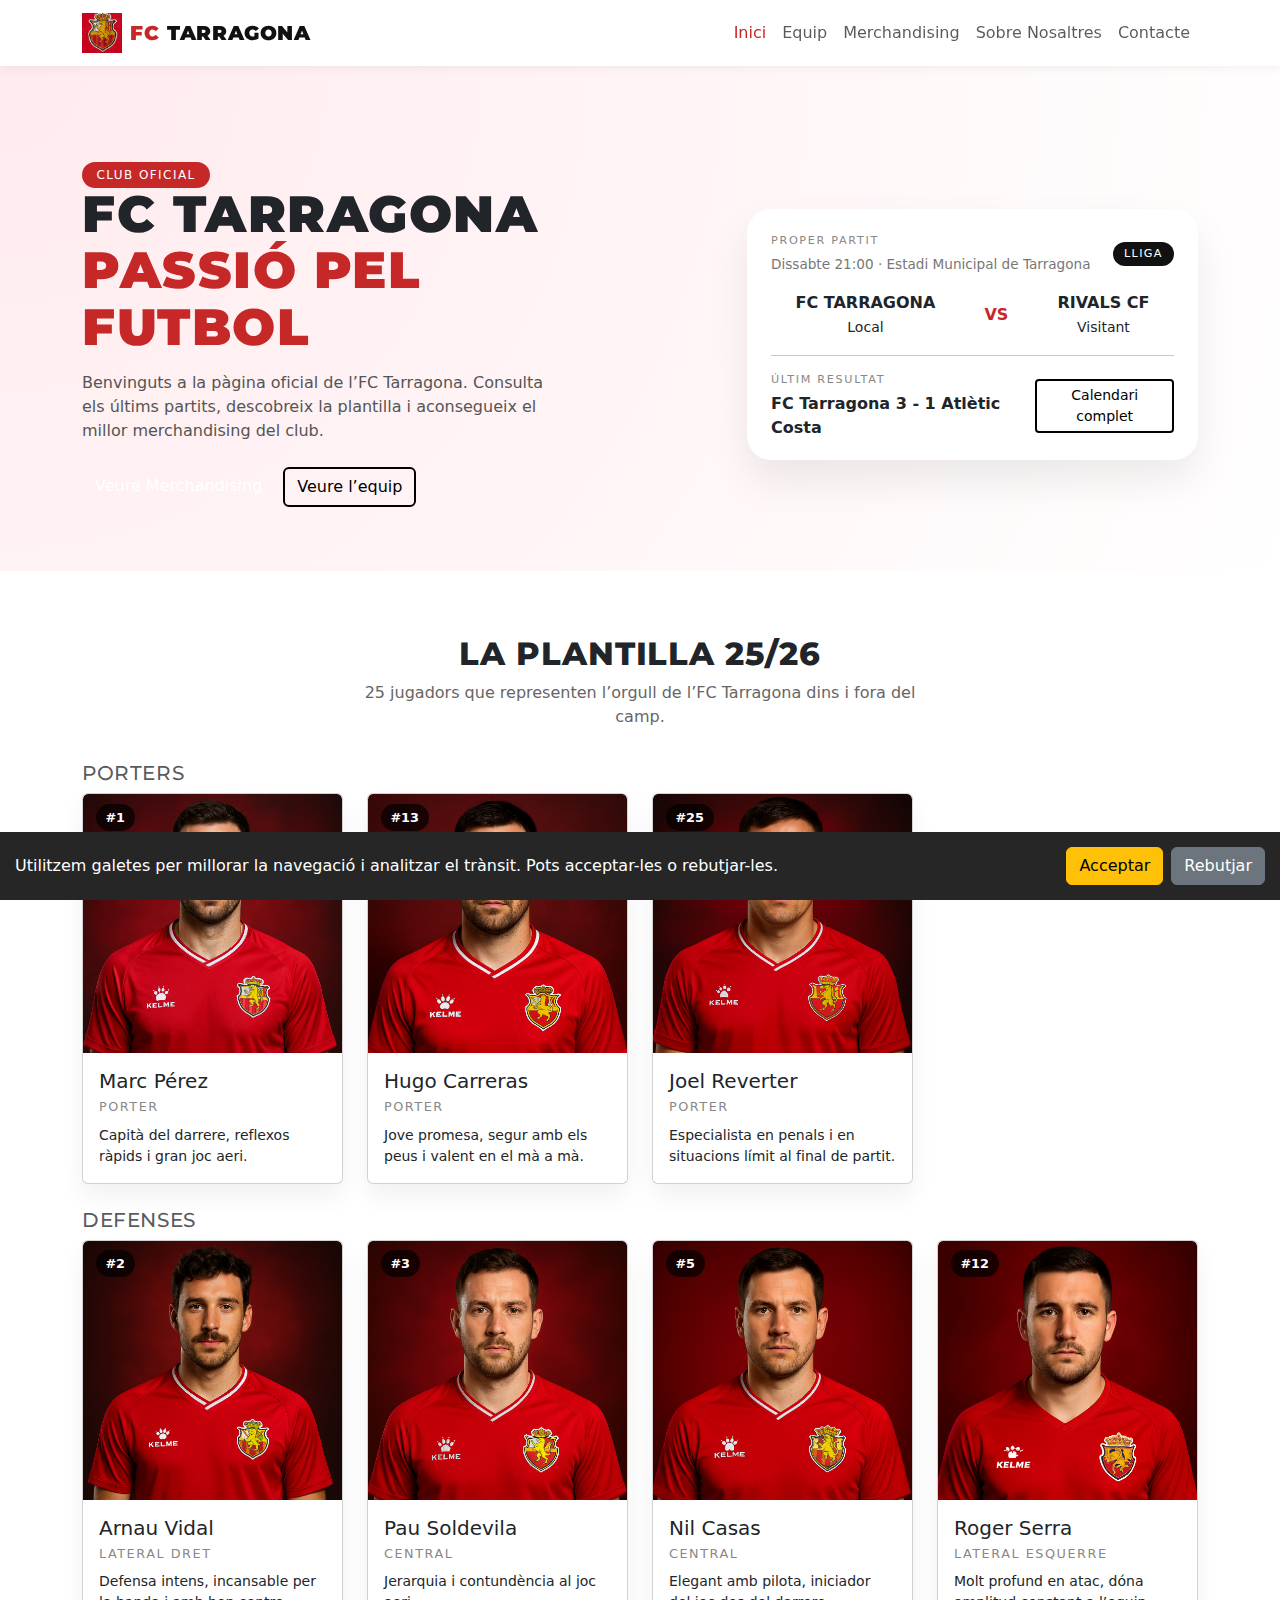
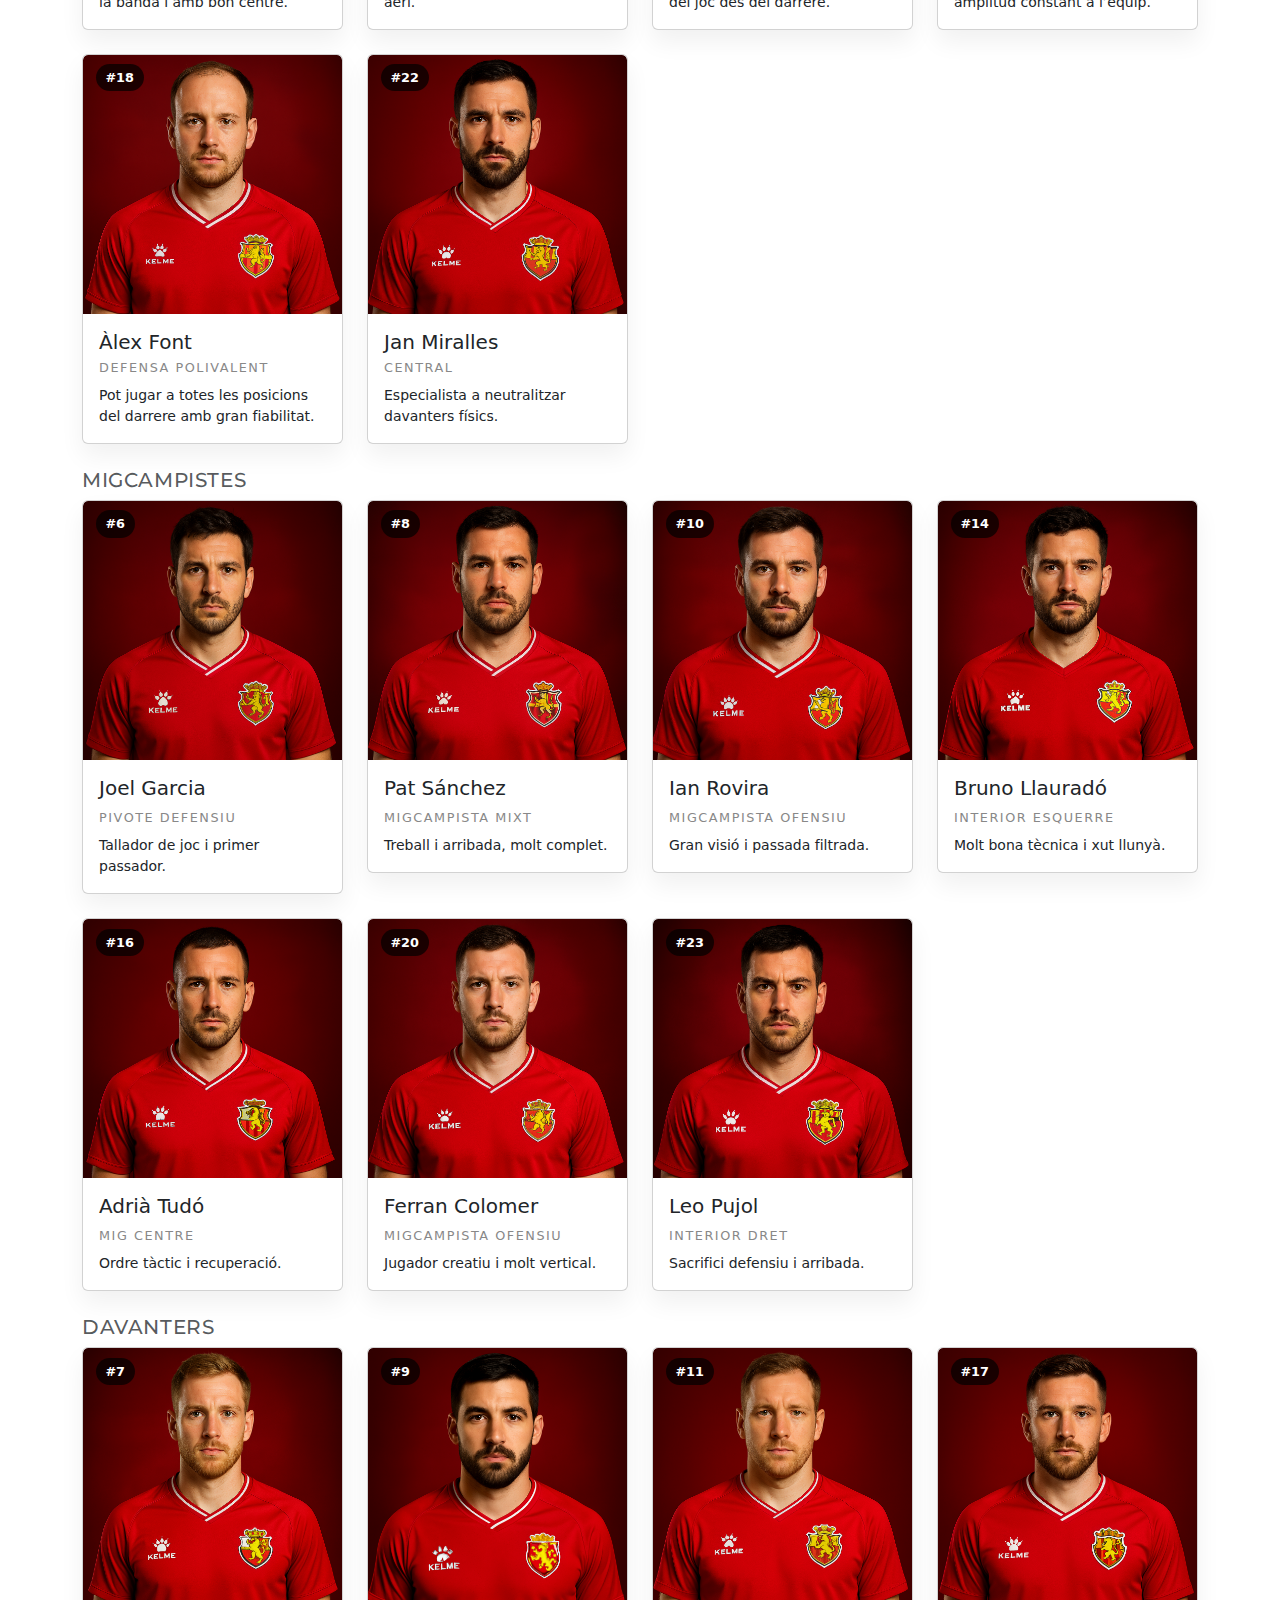
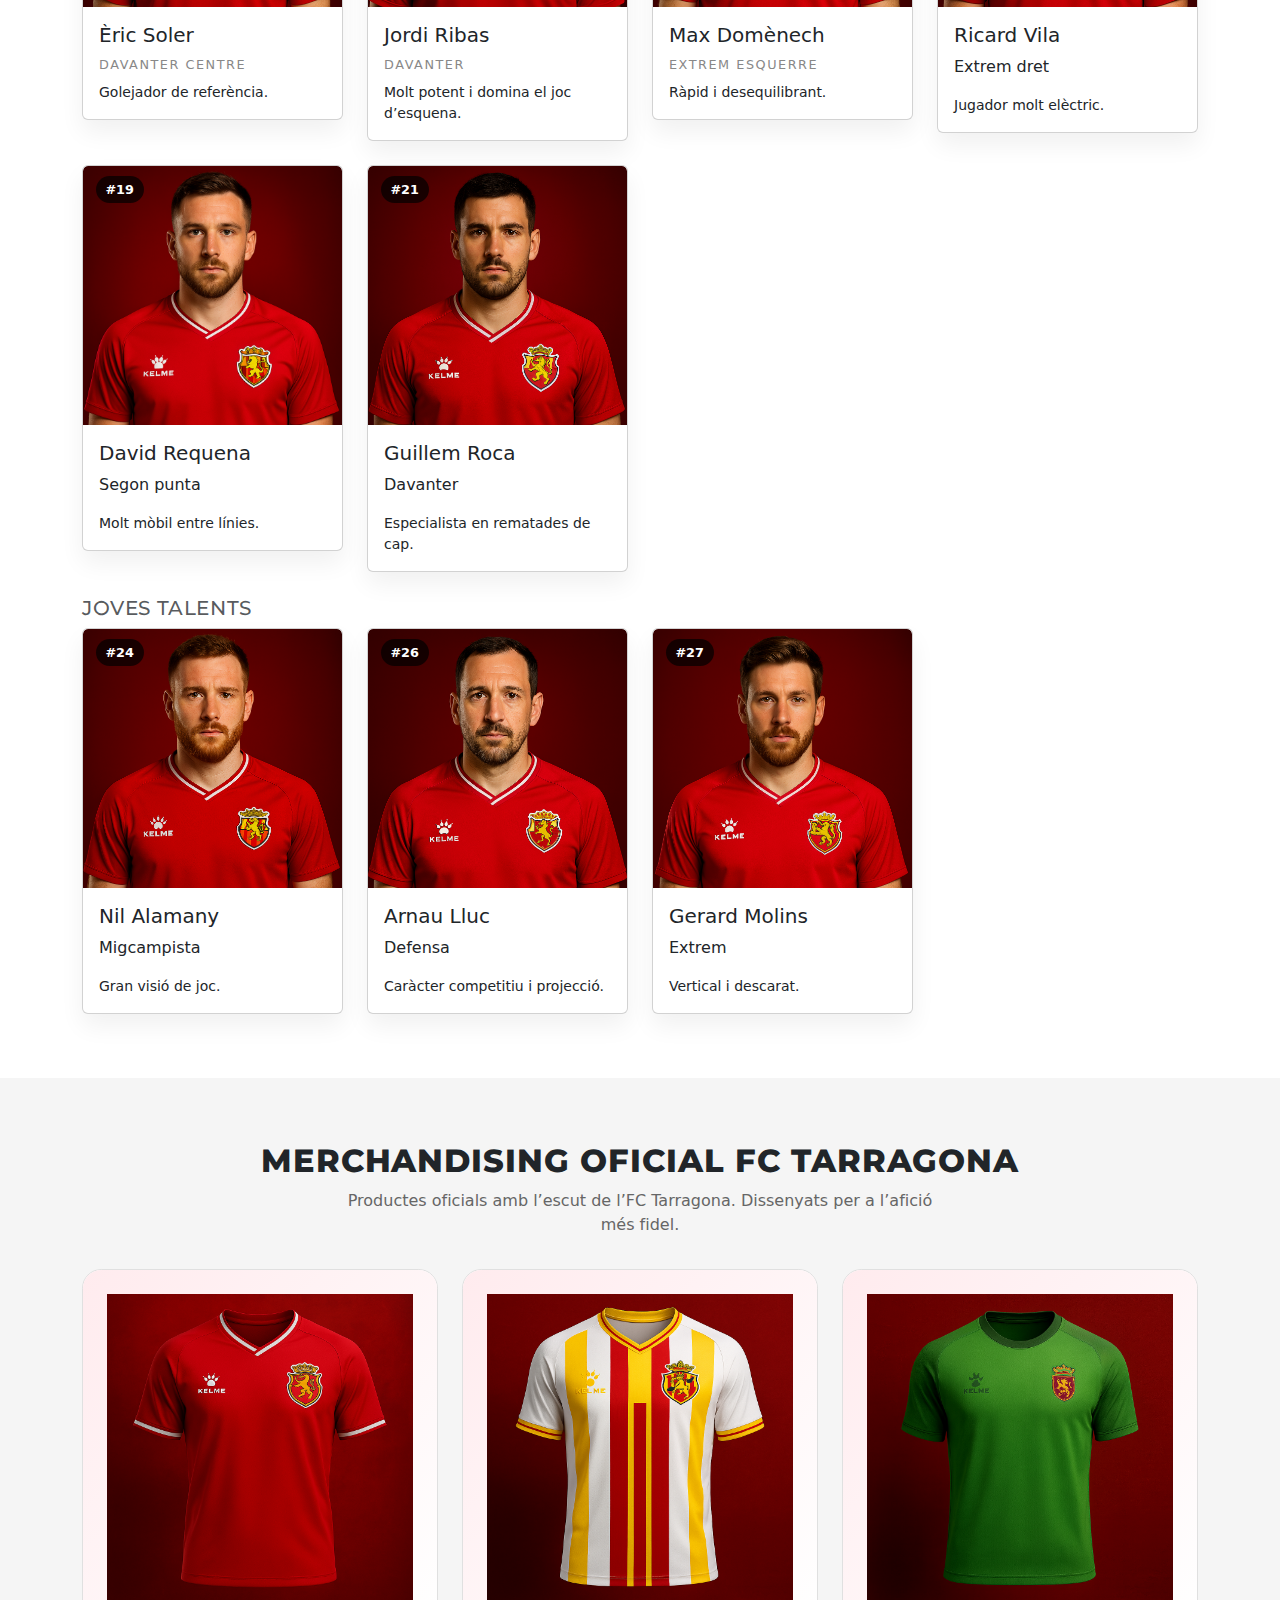
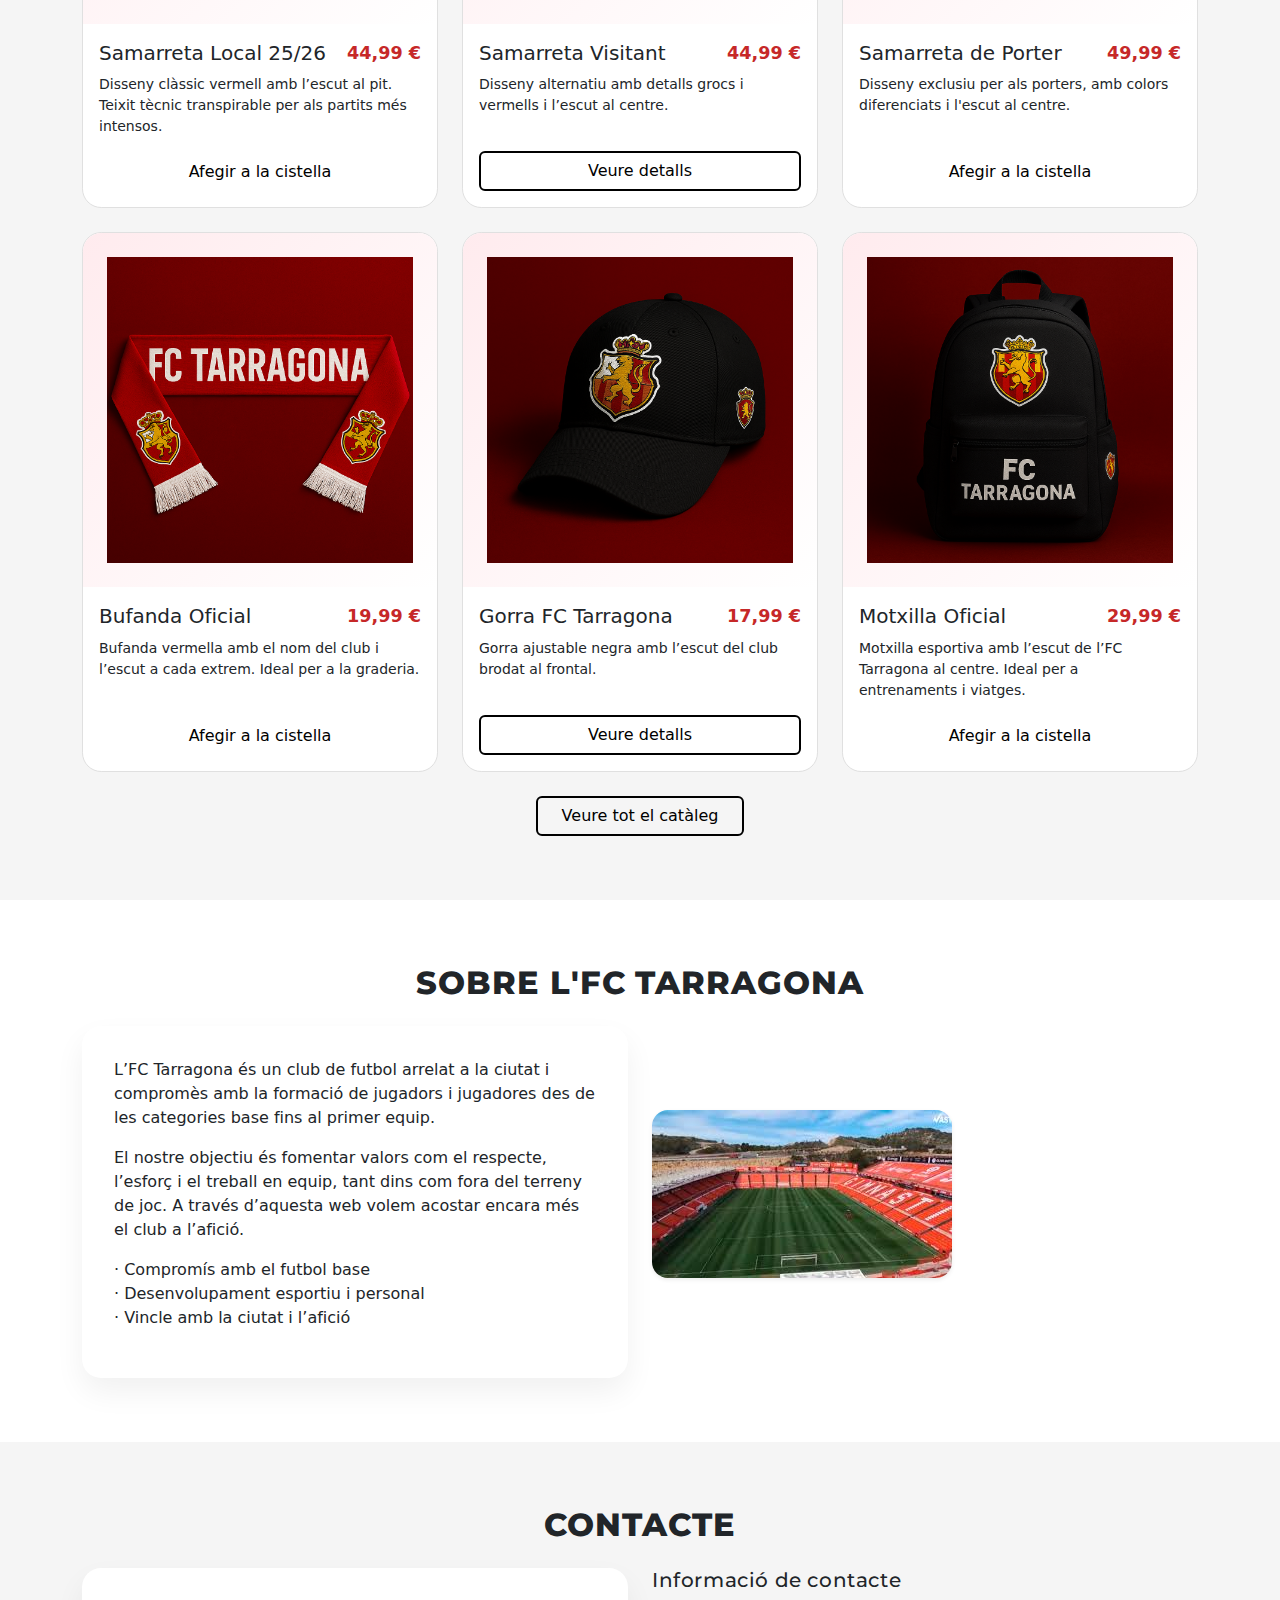
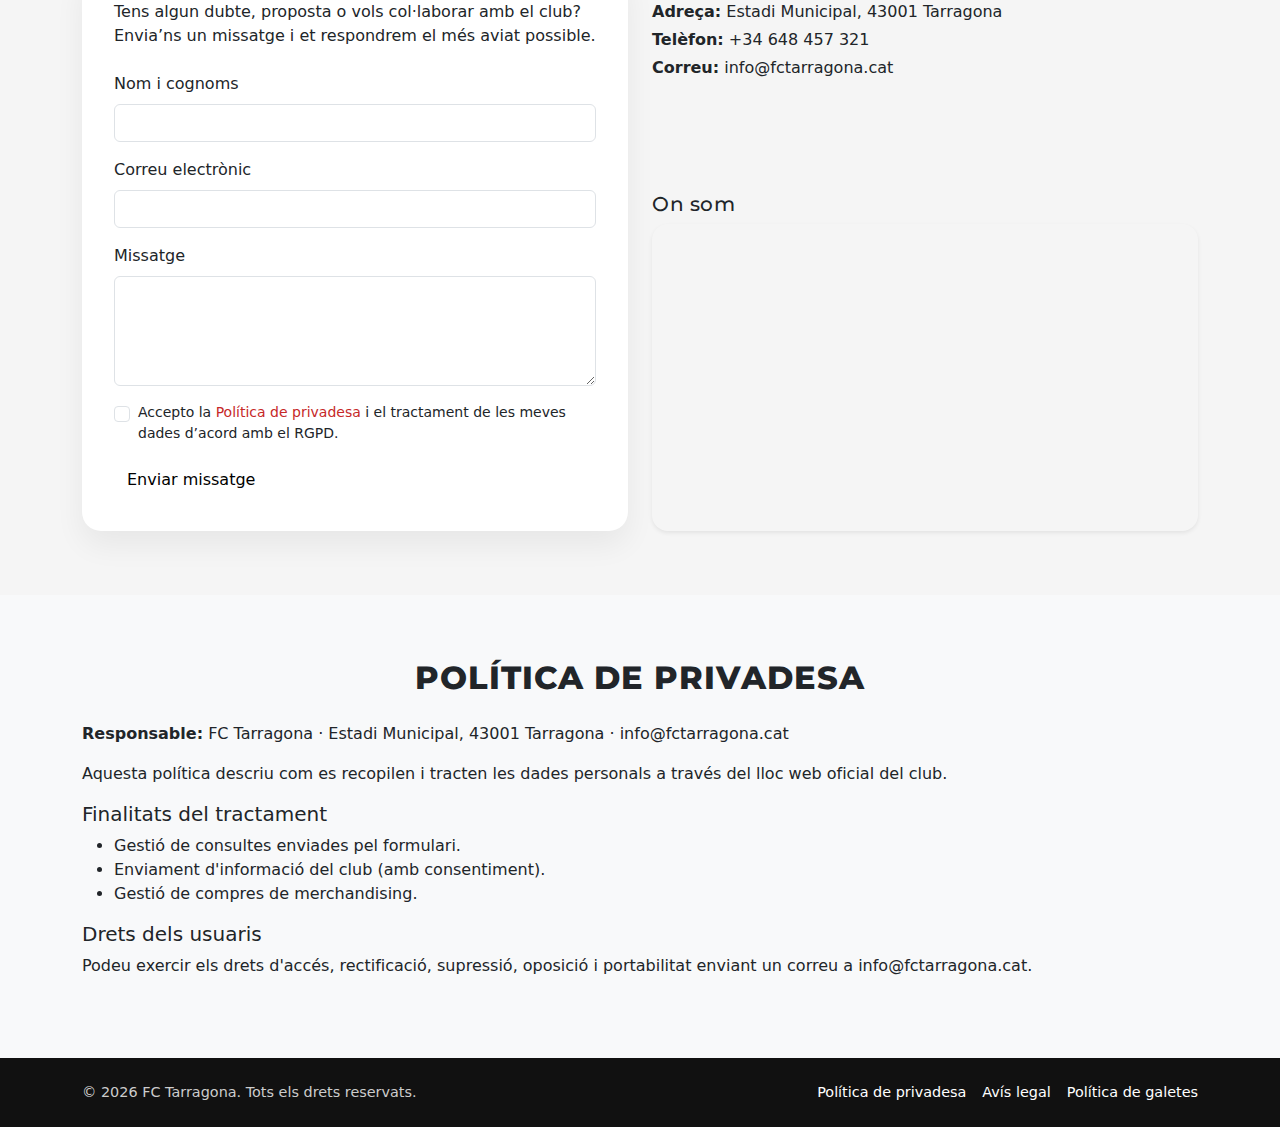
<file: index.html>
<!DOCTYPE html>
<html lang="ca">

<head>
  <meta charset="UTF-8">
  <meta name="viewport" content="width=device-width, initial-scale=1">
  <title>FC Tarragona - Web Oficial</title>

  <meta name="description" content="Pàgina web oficial de l'FC Tarragona: equip, partits, merchandising i contacte.">
  <meta name="author" content="FC Tarragona">

  
  <link 
  rel="preconnect" href="https://fonts.googleapis.com">
  <link rel="preconnect" href="https://fonts.gstatic.com" crossorigin>
  <link href="https://fonts.googleapis.com/css2?family=Montserrat:wght@500;700;900&family=Roboto:wght@300;400;500;700&display=swap" rel="stylesheet">

  
  <link rel="stylesheet" href="equipfutbol.css">

  
  <link href="https://cdn.jsdelivr.net/npm/bootstrap@5.3.3/dist/css/bootstrap.min.css" rel="stylesheet">

  
  <script type="application/ld+json">
  {
    "@context": "https://schema.org",
    "@type": "SportsTeam",
    "name": "FC Tarragona",
    "url": "http://www.fctarragona.cat",
    "logo": "http://www.fctarragona.cat/Imatges/EscutFCTarragona.png",
    "sport": "Futbol"
  }
  </script>
</head>

<body>

  
  <nav class="navbar navbar-expand-lg sticky-top">
    <div class="container">
      <a class="navbar-brand" href="#inici">
        <img src="Imatges/EscutFCTarragona.png" alt="Escut FC Tarragona" class="navbar-logo">
        <span>FC</span> <span class="text-dark">Tarragona</span>
      </a>

      <button class="navbar-toggler" type="button" data-bs-toggle="collapse" data-bs-target="#mainNavbar" aria-controls="mainNavbar" aria-expanded="false" aria-label="Canviar navegació">
        <span class="navbar-toggler-icon"></span>
      </button>

      <div class="collapse navbar-collapse" id="mainNavbar">
        <ul class="navbar-nav ms-auto mb-2 mb-lg-0">
          <li class="nav-item"><a class="nav-link active" href="#inici">Inici</a></li>
          <li class="nav-item"><a class="nav-link" href="#equip">Equip</a></li>
          <li class="nav-item"><a class="nav-link" href="#merch">Merchandising</a></li>
          <li class="nav-item"><a class="nav-link" href="#sobre">Sobre Nosaltres</a></li>
          <li class="nav-item"><a class="nav-link" href="#contacte">Contacte</a></li>
        </ul>
      </div>
    </div>
  </nav>

 
  <header id="inici" class="hero-section">
    <div class="container">
      <div class="row align-items-center g-4">

        <div class="col-lg-6">
          <span class="badge-category mb-3">Club Oficial</span>
          <h1 class="hero-title mb-3">
            FC Tarragona<br>
            <span class="hero-highlight">Passió pel futbol</span>
          </h1>

          <p class="hero-subtitle mb-4">
            Benvinguts a la pàgina oficial de l’FC Tarragona. Consulta els últims partits, descobreix la plantilla i aconsegueix el millor merchandising del club.
          </p>

          <div class="d-flex flex-wrap gap-2">
            <a href="#merch" class="btn btn-cta text-white">Veure Merchandising</a>
            <a href="#equip" class="btn btn-outline-light-custom">Veure l’equip</a>
          </div>
        </div>

        <div class="col-lg-5 offset-lg-1">
          <div class="hero-card">
            <div class="d-flex justify-content-between align-items-center mb-3">
              <div>
                <div class="match-tag mb-1">Proper partit</div>
                <div class="match-date">Dissabte 21:00 · Estadi Municipal de Tarragona</div>
              </div>
              <span class="badge-new">Lliga</span>
            </div>

            <div class="d-flex justify-content-around align-items-center mb-3">
              <div class="text-center">
                <div class="match-team">FC TARRAGONA</div>
                <small>Local</small>
              </div>

              <div class="match-vs">VS</div>

              <div class="text-center">
                <div class="match-team">RIVALS CF</div>
                <small>Visitant</small>
              </div>
            </div>

            <hr class="my-3">

            <div class="d-flex justify-content-between align-items-center">
              <div>
                <div class="match-tag mb-1">Últim resultat</div>
                <div><strong>FC Tarragona 3 - 1 Atlètic Costa</strong></div>
              </div>
              <button class="btn btn-sm btn-outline-light-custom">Calendari complet</button>
            </div>

          </div>
        </div>

      </div>
    </div>
  </header>

  
  <main itemscope itemtype="https://schema.org/SportsTeam">
    <meta itemprop="name" content="FC Tarragona">
    <meta itemprop="sport" content="Futbol">
    <section id="equip" class="section-padding">
  <div class="container">

    <div class="text-center mb-4">
      <h2 class="section-title">La Plantilla 25/26</h2>
      <p class="section-subtitle">
        25 jugadors que representen l’orgull de l’FC Tarragona dins i fora del camp.
      </p>
    </div>

    
    <h3 class="h5 text-uppercase text-muted mb-2">Porters</h3>
    <div class="row g-4">

      <div class="col-12 col-sm-6 col-lg-3">
        <article class="card player-card" itemscope itemtype="https://schema.org/Person">
          <span class="player-number">#1</span>
          <img src="Imatges/Jugador1.png" alt="Marc Pérez" class="card-img-top" itemprop="image">
          <div class="card-body">
            <h5 class="card-title mb-1" itemprop="name">Marc Pérez</h5>
            <p class="player-position mb-2" itemprop="jobTitle">Porter</p>
            <p class="card-text small">Capità del darrere, reflexos ràpids i gran joc aeri.</p>
          </div>
        </article>
      </div>

      <div class="col-12 col-sm-6 col-lg-3">
        <article class="card player-card" itemscope itemtype="https://schema.org/Person">
          <span class="player-number">#13</span>
          <img src="Imatges/Jugador2.png" alt="Hugo Carreras" class="card-img-top" itemprop="image">
          <div class="card-body">
            <h5 class="card-title mb-1" itemprop="name">Hugo Carreras</h5>
            <p class="player-position mb-2" itemprop="jobTitle">Porter</p>
            <p class="card-text small">Jove promesa, segur amb els peus i valent en el mà a mà.</p>
          </div>
        </article>
      </div>

      
      <div class="col-12 col-sm-6 col-lg-3">
        <article class="card player-card" itemscope itemtype="https://schema.org/Person">
          <span class="player-number">#25</span>
          <img src="Imatges/Jugador3.png" alt="Joel Reverter" class="card-img-top" itemprop="image">
          <div class="card-body">
            <h5 class="card-title mb-1" itemprop="name">Joel Reverter</h5>
            <p class="player-position mb-2" itemprop="jobTitle">Porter</p>
            <p class="card-text small">Especialista en penals i en situacions límit al final de partit.</p>
          </div>
        </article>
      </div>

    </div>

   
    <h3 class="h5 text-uppercase text-muted mt-4 mb-2">Defenses</h3>
    <div class="row g-4">

      <div class="col-12 col-sm-6 col-lg-3">
        <article class="card player-card" itemscope itemtype="https://schema.org/Person">
          <span class="player-number">#2</span>
          <img src="Imatges/Jugador4.png" alt="Arnau Vidal" class="card-img-top" itemprop="image">
          <div class="card-body">
            <h5 itemprop="name" class="card-title mb-1">Arnau Vidal</h5>
            <p itemprop="jobTitle" class="player-position mb-2">Lateral dret</p>
            <p class="card-text small">Defensa intens, incansable per la banda i amb bon centre.</p>
          </div>
        </article>
      </div>

      <div class="col-12 col-sm-6 col-lg-3">
        <article class="card player-card" itemscope itemtype="https://schema.org/Person">
          <span class="player-number">#3</span>
          <img src="Imatges/Jugador5.png" alt="Pau Soldevila" class="card-img-top" itemprop="image">
          <div class="card-body">
            <h5 itemprop="name" class="card-title mb-1">Pau Soldevila</h5>
            <p itemprop="jobTitle" class="player-position mb-2">Central</p>
            <p class="card-text small">Jerarquia i contundència al joc aeri.</p>
          </div>
        </article>
      </div>

      <div class="col-12 col-sm-6 col-lg-3">
        <article class="card player-card" itemscope itemtype="https://schema.org/Person">
          <span class="player-number">#5</span>
          <img src="Imatges/Jugador6.png" alt="Nil Casas" class="card-img-top" itemprop="image">
          <div class="card-body">
            <h5 itemprop="name" class="card-title mb-1">Nil Casas</h5>
            <p itemprop="jobTitle" class="player-position mb-2">Central</p>
            <p class="card-text small">Elegant amb pilota, iniciador del joc des del darrere.</p>
          </div>
        </article>
      </div>

      <div class="col-12 col-sm-6 col-lg-3">
        <article class="card player-card" itemscope itemtype="https://schema.org/Person">
          <span class="player-number">#12</span>
          <img src="Imatges/Jugador7.png" alt="Roger Serra" class="card-img-top" itemprop="image">
          <div class="card-body">
            <h5 itemprop="name" class="card-title mb-1">Roger Serra</h5>
            <p itemprop="jobTitle" class="player-position mb-2">Lateral esquerre</p>
            <p class="card-text small">Molt profund en atac, dóna amplitud constant a l’equip.</p>
          </div>
        </article>
      </div>

      <div class="col-12 col-sm-6 col-lg-3">
        <article class="card player-card" itemscope itemtype="https://schema.org/Person">
          <span class="player-number">#18</span>
          <img src="Imatges/Jugador8.png" alt="Àlex Font" class="card-img-top" itemprop="image">
          <div class="card-body">
            <h5 itemprop="name" class="card-title mb-1">Àlex Font</h5>
            <p itemprop="jobTitle" class="player-position mb-2">Defensa polivalent</p>
            <p class="card-text small">Pot jugar a totes les posicions del darrere amb gran fiabilitat.</p>
          </div>
        </article>
      </div>

      <div class="col-12 col-sm-6 col-lg-3">
        <article class="card player-card" itemscope itemtype="https://schema.org/Person">
          <span class="player-number">#22</span>
          <img src="Imatges/Jugador9.png" alt="Jan Miralles" class="card-img-top" itemprop="image">
          <div class="card-body">
            <h5 itemprop="name" class="card-title mb-1">Jan Miralles</h5>
            <p itemprop="jobTitle" class="player-position mb-2">Central</p>
            <p class="card-text small">Especialista a neutralitzar davanters físics.</p>
          </div>
        </article>
      </div>

    </div>

   

    <h3 class="h5 text-uppercase text-muted mt-4 mb-2">Migcampistes</h3>
    <div class="row g-4">

      <div class="col-12 col-sm-6 col-lg-3">
        <article class="card player-card" itemscope itemtype="https://schema.org/Person">
          <span class="player-number">#6</span>
          <img src="Imatges/Jugador10.png" alt="Joel Garcia" class="card-img-top" itemprop="image">
          <div class="card-body">
            <h5 itemprop="name">Joel Garcia</h5>
            <p itemprop="jobTitle" class="player-position mb-2">Pivote defensiu</p>
            <p class="card-text small">Tallador de joc i primer passador.</p>
          </div>
        </article>
      </div>

      <div class="col-12 col-sm-6 col-lg-3">
        <article class="card player-card" itemscope itemtype="https://schema.org/Person">
          <span class="player-number">#8</span>
          <img src="Imatges/Jugador11.png" alt="Pol Sánchez" class="card-img-top" itemprop="image">
          <div class="card-body">
            <h5 itemprop="name">Pat Sánchez</h5>
            <p itemprop="jobTitle" class="player-position mb-2">Migcampista mixt</p>
            <p class="card-text small">Treball i arribada, molt complet.</p>
          </div>
        </article>
      </div>

      <div class="col-12 col-sm-6 col-lg-3">
        <article class="card player-card" itemscope itemtype="https://schema.org/Person">
          <span class="player-number">#10</span>
          <img src="Imatges/Jugador12.png" alt="Ian Rovira" class="card-img-top" itemprop="image">
          <div class="card-body">
            <h5 itemprop="name">Ian Rovira</h5>
            <p itemprop="jobTitle" class="player-position mb-2">Migcampista ofensiu</p>
            <p class="card-text small">Gran visió i passada filtrada.</p>
          </div>
        </article>
      </div>

      <div class="col-12 col-sm-6 col-lg-3">
        <article class="card player-card" itemscope itemtype="https://schema.org/Person">
          <span class="player-number">#14</span>
          <img src="Imatges/Jugador13.png" alt="Bruno Llauradó" class="card-img-top" itemprop="image">
          <div class="card-body">
            <h5 itemprop="name">Bruno Llauradó</h5>
            <p itemprop="jobTitle" class="player-position mb-2">Interior esquerre</p>
            <p class="card-text small">Molt bona tècnica i xut llunyà.</p>
          </div>
        </article>
      </div>

      
      <div class="col-12 col-sm-6 col-lg-3">
        <article class="card player-card" itemscope itemtype="https://schema.org/Person">
          <span class="player-number">#16</span>
          <img src="Imatges/Jugador14.png" alt="Adrià Tudó" class="card-img-top" itemprop="image">
          <div class="card-body">
            <h5 itemprop="name">Adrià Tudó</h5>
            <p itemprop="jobTitle" class="player-position mb-2">Mig centre</p>
            <p class="card-text small">Ordre tàctic i recuperació.</p>
          </div>
        </article>
      </div>

      
      <div class="col-12 col-sm-6 col-lg-3">
        <article class="card player-card" itemscope itemtype="https://schema.org/Person">
          <span class="player-number">#20</span>
          <img src="Imatges/Jugador15.png" alt="Ferran Colomer" class="card-img-top" itemprop="image">
          <div class="card-body">
            <h5 itemprop="name">Ferran Colomer</h5>
            <p itemprop="jobTitle" class="player-position mb-2">Migcampista ofensiu</p>
            <p class="card-text small">Jugador creatiu i molt vertical.</p>
          </div>
        </article>
      </div>

      <div class="col-12 col-sm-6 col-lg-3">
        <article class="card player-card" itemscope itemtype="https://schema.org/Person">
          <span class="player-number">#23</span>
          <img src="Imatges/Jugador16.png" alt="Leo Pujol" class="card-img-top" itemprop="image">
          <div class="card-body">
            <h5 itemprop="name">Leo Pujol</h5>
            <p itemprop="jobTitle" class="player-position mb-2">Interior dret</p>
            <p class="card-text small">Sacrifici defensiu i arribada.</p>
          </div>
        </article>
      </div>

    </div>


    <h3 class="h5 text-uppercase text-muted mt-4 mb-2">Davanters</h3>
    <div class="row g-4">

      <div class="col-12 col-sm-6 col-lg-3">
        <article class="card player-card" itemscope itemtype="https://schema.org/Person">
          <span class="player-number">#7</span>
          <img src="Imatges/Jugador17.png" alt="Èric Soler" class="card-img-top" itemprop="image">
          <div class="card-body">
            <h5 itemprop="name">Èric Soler</h5>
            <p itemprop="jobTitle" class="player-position mb-2">Davanter centre</p>
            <p class="card-text small">Golejador de referència.</p>
          </div>
        </article>
      </div>

      <div class="col-12 col-sm-6 col-lg-3">
        <article class="card player-card" itemscope itemtype="https://schema.org/Person">
          <span class="player-number">#9</span>
          <img src="Imatges/Jugador18.png" alt="Jordi Ribas" class="card-img-top" itemprop="image">
          <div class="card-body">
            <h5 itemprop="name">Jordi Ribas</h5>
            <p itemprop="jobTitle" class="player-position mb-2">Davanter</p>
            <p class="card-text small">Molt potent i domina el joc d’esquena.</p>
          </div>
        </article>
      </div>

      <div class="col-12 col-sm-6 col-lg-3">
        <article class="card player-card" itemscope itemtype="https://schema.org/Person">
          <span class="player-number">#11</span>
          <img src="Imatges/Jugador19.png" alt="Max Domènech" class="card-img-top" itemprop="image">
          <div class="card-body">
            <h5 itemprop="name">Max Domènech</h5>
            <p itemprop="jobTitle" class="player-position mb-2">Extrem esquerre</p>
            <p class="card-text small">Ràpid i desequilibrant.</p>
          </div>
        </article>
      </div>

      <div class="col-12 col-sm-6 col-lg-3">
        <article class="card player-card" itemscope itemtype="https://schema.org/Person">
          <span class="player-number">#17</span>
          <img src="Imatges/Jugador20.png" alt="Ricard Vila" class="card-img-top" itemprop="image">
          <div class="card-body">
            <h5 itemprop="name">Ricard Vila</h5>
            <p itemprop="jobTitle">Extrem dret</p>
            <p class="card-text small">Jugador molt elèctric.</p>
          </div>
        </article>
      </div>

      
      <div class="col-12 col-sm-6 col-lg-3">
        <article class="card player-card" itemscope itemtype="https://schema.org/Person">
          <span class="player-number">#19</span>
          <img src="Imatges/Jugador21.png" alt="David Requena" class="card-img-top" itemprop="image">
          <div class="card-body">
            <h5 itemprop="name">David Requena</h5>
            <p itemprop="jobTitle">Segon punta</p>
            <p class="card-text small">Molt mòbil entre línies.</p>
          </div>
        </article>
      </div>

      
      <div class="col-12 col-sm-6 col-lg-3">
        <article class="card player-card" itemscope itemtype="https://schema.org/Person">
          <span class="player-number">#21</span>
          <img src="Imatges/Jugador22.png" alt="Guillem Roca" class="card-img-top" itemprop="image">
          <div class="card-body">
            <h5 itemprop="name">Guillem Roca</h5>
            <p itemprop="jobTitle">Davanter</p>
            <p class="card-text small">Especialista en rematades de cap.</p>
          </div>
        </article>
      </div>

    </div>

    

    <h3 class="h5 text-uppercase text-muted mt-4 mb-2">Joves talents</h3>
    <div class="row g-4">

      <div class="col-12 col-sm-6 col-lg-3">
        <article class="card player-card" itemscope itemtype="https://schema.org/Person">
          <span class="player-number">#24</span>
          <img src="Imatges/Jugador23.png" alt="Nil Alamany" class="card-img-top" itemprop="image">
          <div class="card-body">
            <h5 itemprop="name">Nil Alamany</h5>
            <p itemprop="jobTitle">Migcampista</p>
            <p class="card-text small">Gran visió de joc.</p>
          </div>
        </article>
      </div>

      <div class="col-12 col-sm-6 col-lg-3">
        <article class="card player-card" itemscope itemtype="https://schema.org/Person">
          <span class="player-number">#26</span>
          <img src="Imatges/Jugador24.png" alt="Arnau Lluc" class="card-img-top" itemprop="image">
          <div class="card-body">
            <h5 itemprop="name">Arnau Lluc</h5>
            <p itemprop="jobTitle">Defensa</p>
            <p class="card-text small">Caràcter competitiu i projecció.</p>
          </div>
        </article>
      </div>

      <div class="col-12 col-sm-6 col-lg-3">
        <article class="card player-card" itemscope itemtype="https://schema.org/Person">
          <span class="player-number">#27</span>
          <img src="Imatges/Jugador25.png" alt="Gerard Molins" class="card-img-top" itemprop="image">
          <div class="card-body">
            <h5 itemprop="name">Gerard Molins</h5>
            <p itemprop="jobTitle">Extrem</p>
            <p class="card-text small">Vertical i descarat.</p>
          </div>
        </article>
      </div>

    </div>

  </div>
</section>
<section id="merch" class="section-padding bg-light-alt">
      <div class="container">

        <div class="text-center mb-4">
          <h2 class="section-title">Merchandising Oficial FC Tarragona</h2>
          <p class="section-subtitle">
            Productes oficials amb l’escut de l’FC Tarragona. Dissenyats per a l’afició més fidel.
          </p>
        </div>

        <div class="row g-4">

          <div class="col-12 col-sm-6 col-lg-4">
            <article class="product-card h-100 d-flex flex-column"
                     itemscope itemtype="https://schema.org/Product">

              <div class="product-img-wrapper">
                <img src="Imatges/Samarretalocal.png"
                     class="img-fluid"
                     alt="Samarreta Local FC Tarragona"
                     itemprop="image">
              </div>

              <div class="p-3 d-flex flex-column flex-grow-1">
                <div class="d-flex justify-content-between align-items-center mb-2">
                  <h5 class="mb-0" itemprop="name">Samarreta Local 25/26</h5>
                  <span class="product-price" itemprop="price">44,99 €</span>
                </div>

                <p class="small mb-3" itemprop="description">
                  Disseny clàssic vermell amb l’escut al pit. Teixit tècnic transpirable per als partits més intensos.
                </p>

                <button class="btn btn-cta text-black mt-auto w-100">Afegir a la cistella</button>
              </div>
            </article>
          </div>

          <div class="col-12 col-sm-6 col-lg-4">
            <article class="product-card h-100 d-flex flex-column"
                     itemscope itemtype="https://schema.org/Product">

              <div class="product-img-wrapper">
                <img src="Imatges/SamarretaVisitant.png"
                     class="img-fluid"
                     alt="Samarreta Visitant FC Tarragona"
                     itemprop="image">
              </div>

              <div class="p-3 d-flex flex-column flex-grow-1">
                <div class="d-flex justify-content-between align-items-center mb-2">
                  <h5 class="mb-0" itemprop="name">Samarreta Visitant</h5>
                  <span class="product-price" itemprop="price">44,99 €</span>
                </div>

                <p class="small mb-3" itemprop="description">
                  Disseny alternatiu amb detalls grocs i vermells i l’escut al centre.
                </p>

                <button class="btn btn-outline-light-custom mt-auto w-100">Veure detalls</button>
              </div>
            </article>
          </div>

          <div class="col-12 col-sm-6 col-lg-4">
            <article class="product-card h-100 d-flex flex-column"
                     itemscope itemtype="https://schema.org/Product">

              <div class="product-img-wrapper">
                <img src="Imatges/SamarretaPorter.png"
                     class="img-fluid"
                     alt="Samarreta de porter FC Tarragona"
                     itemprop="image">
              </div>

              <div class="p-3 d-flex flex-column flex-grow-1">
                <div class="d-flex justify-content-between align-items-center mb-2">
                  <h5 class="mb-0" itemprop="name">Samarreta de Porter</h5>
                  <span class="product-price" itemprop="price">49,99 €</span>
                </div>

                <p class="small mb-3" itemprop="description">
                  Disseny exclusiu per als porters, amb colors diferenciats i l'escut al centre.
                </p>

                <button class="btn btn-cta text-black mt-auto w-100">Afegir a la cistella</button>
              </div>
            </article>
          </div>

          <div class="col-12 col-sm-6 col-lg-4">
            <article class="product-card h-100 d-flex flex-column"
                     itemscope itemtype="https://schema.org/Product">

              <div class="product-img-wrapper">
                <img src="Imatges/BufandaFCTarragona.png"
                     class="img-fluid"
                     alt="Bufanda FC Tarragona"
                     itemprop="image">
              </div>

              <div class="p-3 d-flex flex-column flex-grow-1">
                <div class="d-flex justify-content-between align-items-center mb-2">
                  <h5 class="mb-0" itemprop="name">Bufanda Oficial</h5>
                  <span class="product-price" itemprop="price">19,99 €</span>
                </div>

                <p class="small mb-3" itemprop="description">
                  Bufanda vermella amb el nom del club i l’escut a cada extrem. Ideal per a la graderia.
                </p>

                <button class="btn btn-cta text-black mt-auto w-100">Afegir a la cistella</button>
              </div>
            </article>
          </div>

          <div class="col-12 col-sm-6 col-lg-4">
            <article class="product-card h-100 d-flex flex-column"
                     itemscope itemtype="https://schema.org/Product">

              <div class="product-img-wrapper">
                <img src="Imatges/GorraFCTarragona.png"
                     class="img-fluid"
                     alt="Gorra FC Tarragona"
                     itemprop="image">
              </div>

              <div class="p-3 d-flex flex-column flex-grow-1">
                <div class="d-flex justify-content-between align-items-center mb-2">
                  <h5 class="mb-0" itemprop="name">Gorra FC Tarragona</h5>
                  <span class="product-price" itemprop="price">17,99 €</span>
                </div>

                <p class="small mb-3" itemprop="description">
                  Gorra ajustable negra amb l’escut del club brodat al frontal.
                </p>

                <button class="btn btn-outline-light-custom mt-auto w-100">Veure detalls</button>
              </div>
            </article>
          </div>

          <div class="col-12 col-sm-6 col-lg-4">
            <article class="product-card h-100 d-flex flex-column"
                     itemscope itemtype="https://schema.org/Product">

              <div class="product-img-wrapper d-flex flex-column">
                <img src="Imatges/MotxillaFCTarragona.png"
                     class="img-fluid"
                     alt="Motxilla FC Tarragona"
                     itemprop="image">
              </div>

              <div class="p-3 d-flex flex-column flex-grow-1">
                <div class="d-flex justify-content-between align-items-center mb-2">
                  <h5 class="mb-0" itemprop="name">Motxilla Oficial</h5>
                  <span class="product-price" itemprop="price">29,99 €</span>
                </div>

                <p class="small mb-3" itemprop="description">
                  Motxilla esportiva amb l’escut de l’FC Tarragona al centre. Ideal per a entrenaments i viatges.
                </p>

                <button class="btn btn-cta text-black mt-auto w-100">Afegir a la cistella</button>
              </div>
            </article>
          </div>

        </div>

        <div class="text-center mt-4">
          <button class="btn btn-outline-light-custom px-4">Veure tot el catàleg</button>
        </div>

      </div>
    </section>
    <section id="sobre" class="section-padding">
      <div class="container">
        <div class="text-center mb-4">
          <h2 class="section-title">Sobre l'FC Tarragona</h2>
        </div>

        <div class="row g-4 align-items-center">
          <div class="col-lg-6">
            <div class="about-box">
              <p>
                L’FC Tarragona és un club de futbol arrelat a la ciutat i compromès amb la formació de jugadors i jugadores des de les categories base fins al primer equip.
              </p>
              <p>
                El nostre objectiu és fomentar valors com el respecte, l’esforç i el treball en equip, tant dins com fora del terreny de joc. A través d’aquesta web volem acostar encara més el club a l’afició.
              </p>
              <ul class="list-unstyled mt-3">
                <li>· Compromís amb el futbol base</li>
                <li>· Desenvolupament esportiu i personal</li>
                <li>· Vincle amb la ciutat i l’afició</li>
              </ul>
            </div>
          </div>

          <div class="col-lg-6">
            <figure>
              <img src="Imatges/EstadiFCTarragona.jpg"
                   class="img-fluid rounded-4 shadow-sm"
                   alt="Estadi FC Tarragona">
            </figure>
          </div>
        </div>
      </div>
    </section>

    <section id="contacte" class="section-padding bg-light-alt">
      <div class="container">

        <div class="text-center mb-4">
          <h2 class="section-title">Contacte</h2>
        </div>

        <div class="row g-4">

          <div class="col-lg-6">
            <div class="contact-card h-100">
              <p class="mb-4">
                Tens algun dubte, proposta o vols col·laborar amb el club? Envia’ns un missatge i et respondrem el més aviat possible.
              </p>

              <form>
                <div class="mb-3">
                  <label for="nom" class="form-label">Nom i cognoms</label>
                  <input type="text" class="form-control" id="nom" required>
                </div>

                <div class="mb-3">
                  <label for="email" class="form-label">Correu electrònic</label>
                  <input type="email" class="form-control" id="email" required>
                </div>

                <div class="mb-3">
                  <label for="missatge" class="form-label">Missatge</label>
                  <textarea class="form-control" id="missatge" rows="4" required></textarea>
                </div>

                <div class="form-check mb-3">
                  <input class="form-check-input" type="checkbox" id="rgpd" required>
                  <label class="form-check-label small" for="rgpd">
                    Accepto la <a href="#">Política de privadesa</a> i el tractament de les meves dades d’acord amb el RGPD.
                  </label>
                </div>

                <button type="submit" class="btn btn-cta text-black">Enviar missatge</button>
              </form>
            </div>
          </div>

         
          <aside class="col-lg-6">
            <div class="h-100 d-flex flex-column justify-content-between"
                 itemscope itemtype="https://schema.org/Organization">

              <meta itemprop="name" content="FC Tarragona">

              <div class="mb-4">
                <h3 class="h5">Informació de contacte</h3>

                <p class="mb-1" itemprop="address" itemscope itemtype="https://schema.org/PostalAddress">
                  <strong>Adreça:</strong>
                  <span itemprop="streetAddress">Estadi Municipal</span>,
                  <span itemprop="postalCode">43001</span>
                  <span itemprop="addressLocality">Tarragona</span>
                </p>

                <p class="mb-1">
                  <strong>Telèfon:</strong>
                  <span itemprop="telephone">+34 648 457 321</span>
                </p>

                <p class="mb-1">
                  <strong>Correu:</strong>
                  <span itemprop="email">info@fctarragona.cat</span>
                </p>
              </div>

              <div>
                <h3 class="h5 mb-2">On som</h3>
                <div class="ratio ratio-16x9 rounded-4 shadow-sm">
                  <iframe src="https://maps.google.com/maps?q=tarragona&t=&z=13&ie=UTF8&iwloc=&output=embed"
                          style="border:0;" loading="lazy"
                          referrerpolicy="no-referrer-when-downgrade"></iframe>
                </div>
              </div>

            </div>
          </aside>

        </div>
      </div>
    </section>
    <section id="privadesa" class="section-padding bg-light">
      <div class="container">
        <h2 class="section-title text-center mb-4">Política de privadesa</h2>

        <p><strong>Responsable:</strong> FC Tarragona · Estadi Municipal, 43001 Tarragona · info@fctarragona.cat</p>
        <p>Aquesta política descriu com es recopilen i tracten les dades personals a través del lloc web oficial del club.</p>

        <h5>Finalitats del tractament</h5>
        <ul>
          <li>Gestió de consultes enviades pel formulari.</li>
          <li>Enviament d'informació del club (amb consentiment).</li>
          <li>Gestió de compres de merchandising.</li>
        </ul>

        <h5>Drets dels usuaris</h5>
        <p>Podeu exercir els drets d'accés, rectificació, supressió, oposició i portabilitat enviant un correu a info@fctarragona.cat.</p>
      </div>
    </section>


  </main> 




  <footer>
    <div class="container d-flex flex-column flex-md-row justify-content-between align-items-center gap-2">
      <div>
        &copy; <span id="year"></span> FC Tarragona. Tots els drets reservats.
      </div>
      <div class="d-flex gap-3">
        <a href="#privadesa">Política de privadesa</a>
        <a href="#">Avís legal</a>
        <a href="#">Política de galetes</a>
      </div>
    </div>
  </footer>


  <div id="cookie-banner" class="cookie-banner"
       style="position:fixed; bottom:0; left:0; right:0; background:#262626;
              color:#fff; padding:15px; display:none; justify-content:space-between;
              align-items:center; z-index:9999; gap:15px;">

    <p class="m-0">
      Utilitzem galetes per millorar la navegació i analitzar el trànsit.
      Pots acceptar-les o rebutjar-les.
    </p>

    <div class="cookie-buttons d-flex gap-2">
      <button id="accept-cookies" class="btn btn-warning">Acceptar</button>
      <button id="reject-cookies" class="btn btn-secondary">Rebutjar</button>
    </div>
  </div>
  <script>
    document.getElementById('year').textContent = new Date().getFullYear();

    if (!localStorage.getItem('cookies-accepted')) {
      document.getElementById('cookie-banner').style.display = 'flex';
    }

    document.getElementById('accept-cookies').onclick = function () {
      localStorage.setItem('cookies-accepted', 'yes');
      document.getElementById('cookie-banner').style.display = 'none';
    };

    document.getElementById('reject-cookies').onclick = function () {
      localStorage.setItem('cookies-accepted', 'no');
      document.getElementById('cookie-banner').style.display = 'none';
    };
  </script>

  
  <script src="https://cdn.jsdelivr.net/npm/bootstrap@5.3.3/dist/js/bootstrap.bundle.min.js"></script>

</body>
</html>
</file>
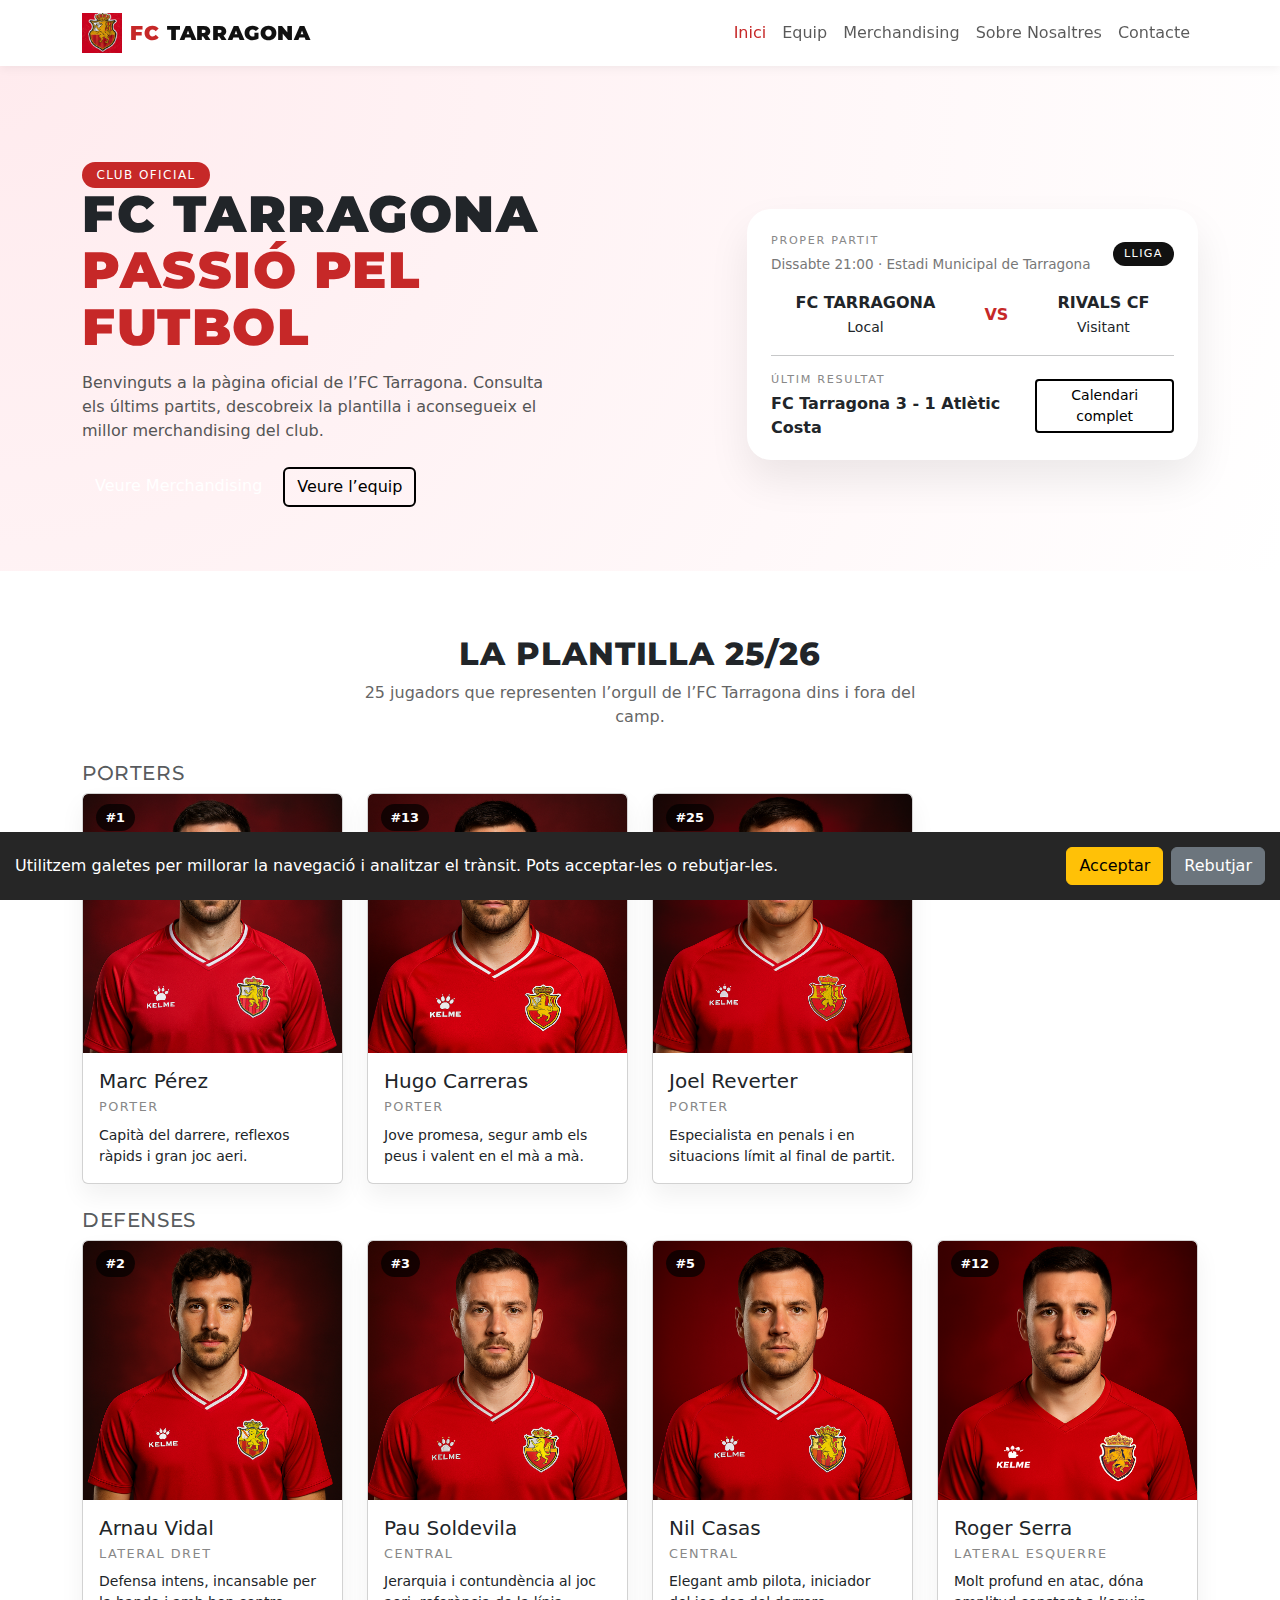
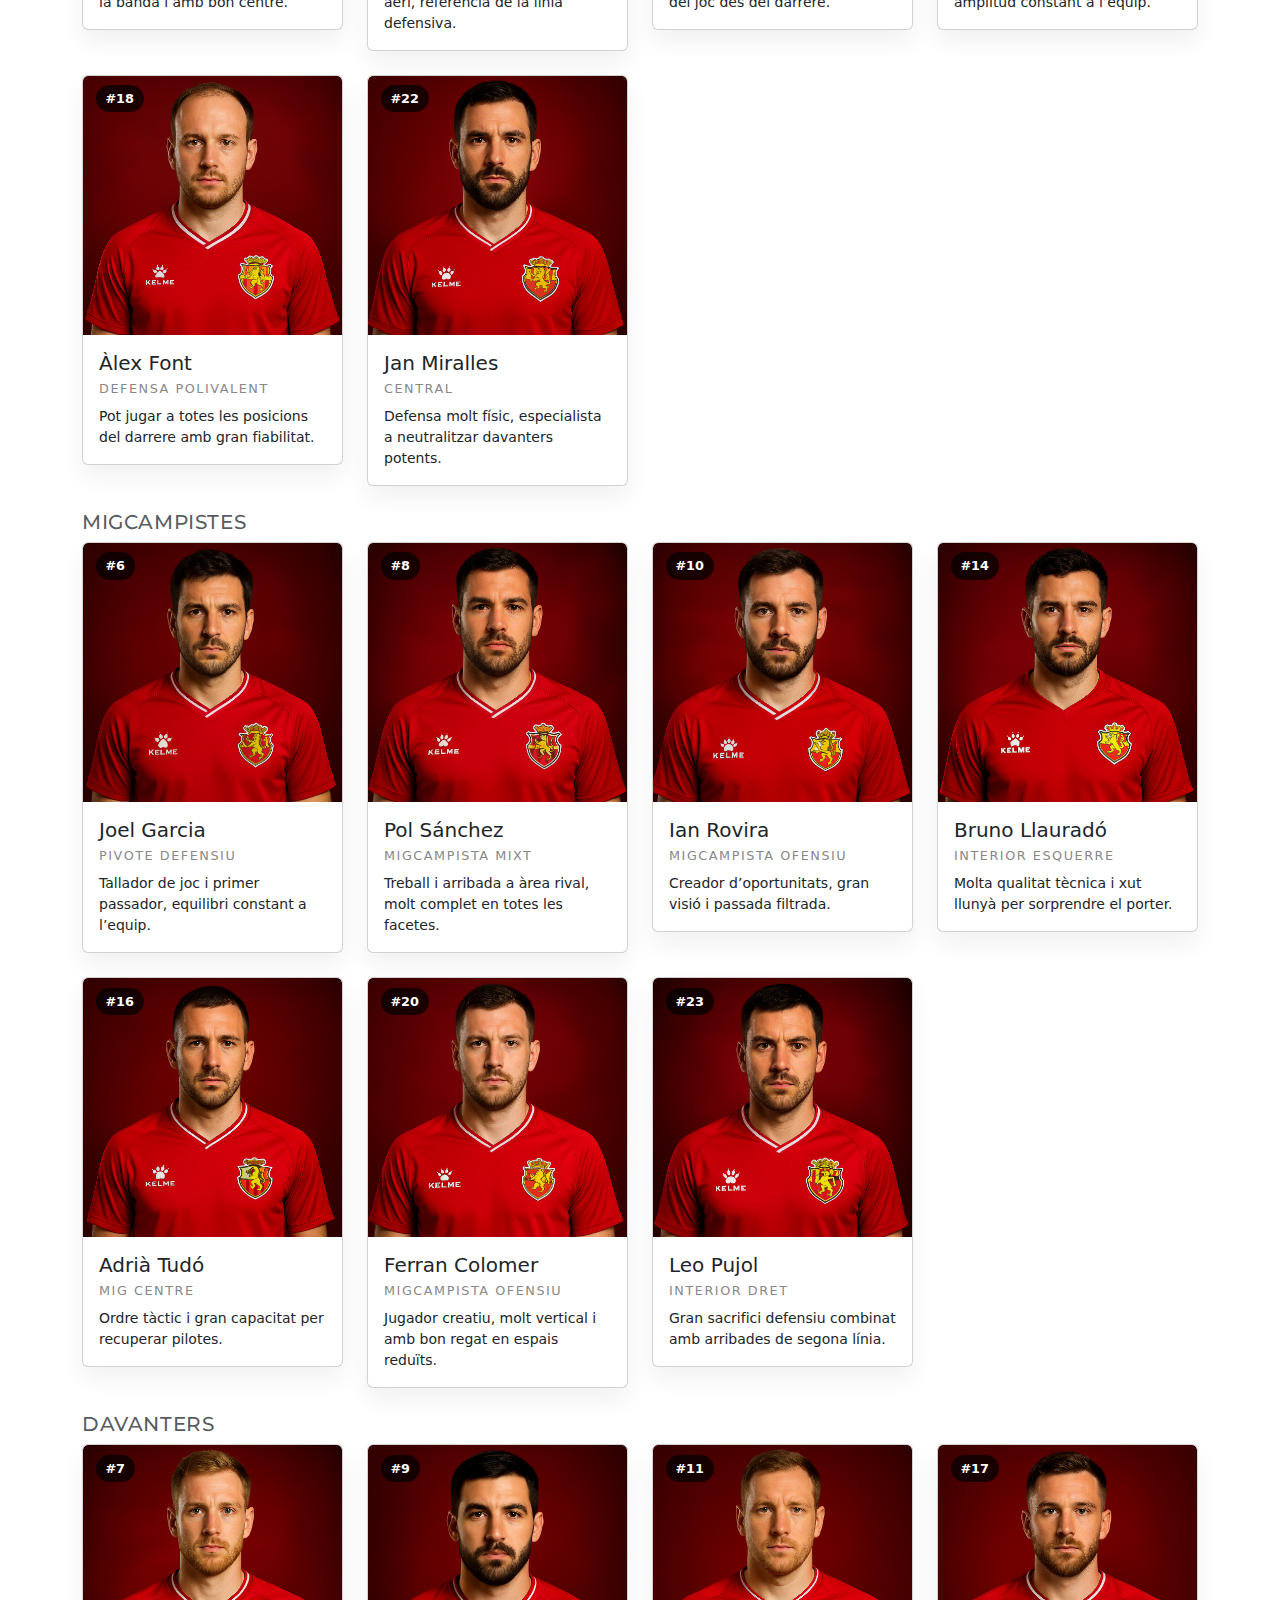
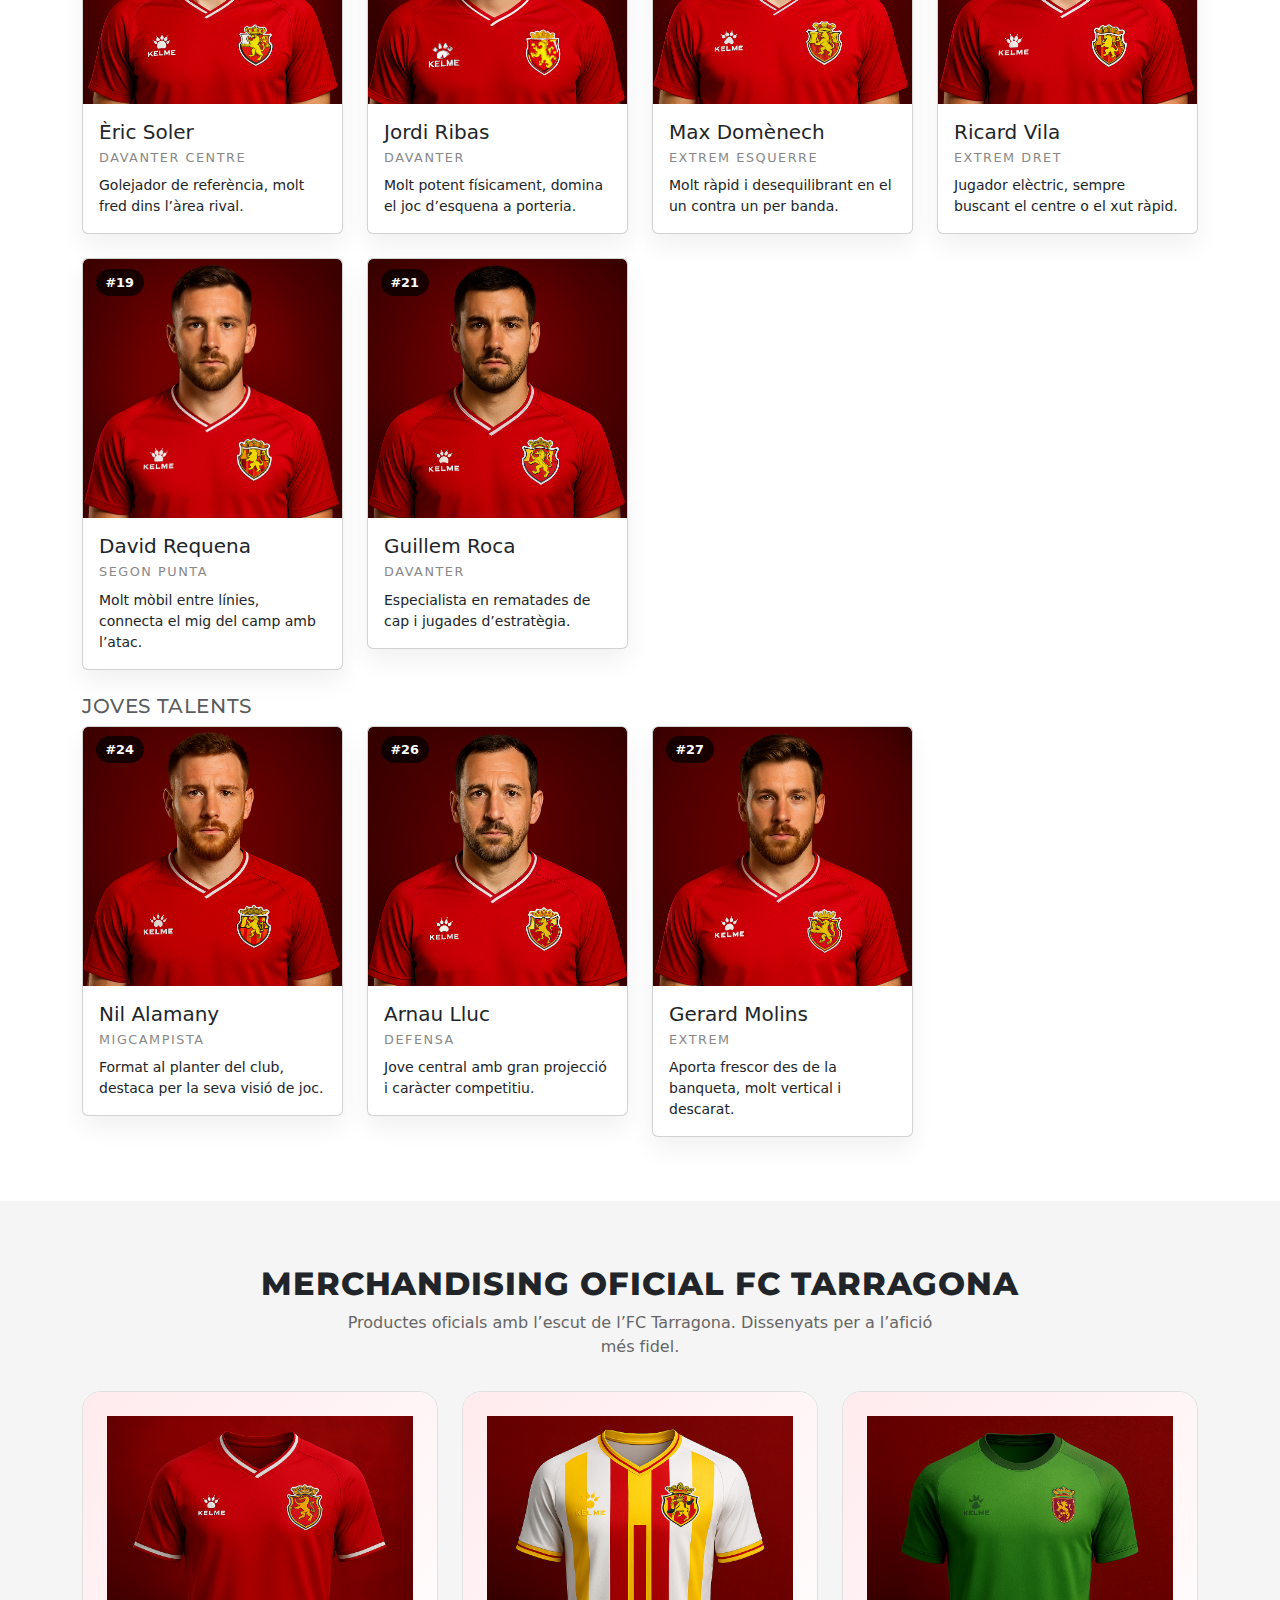
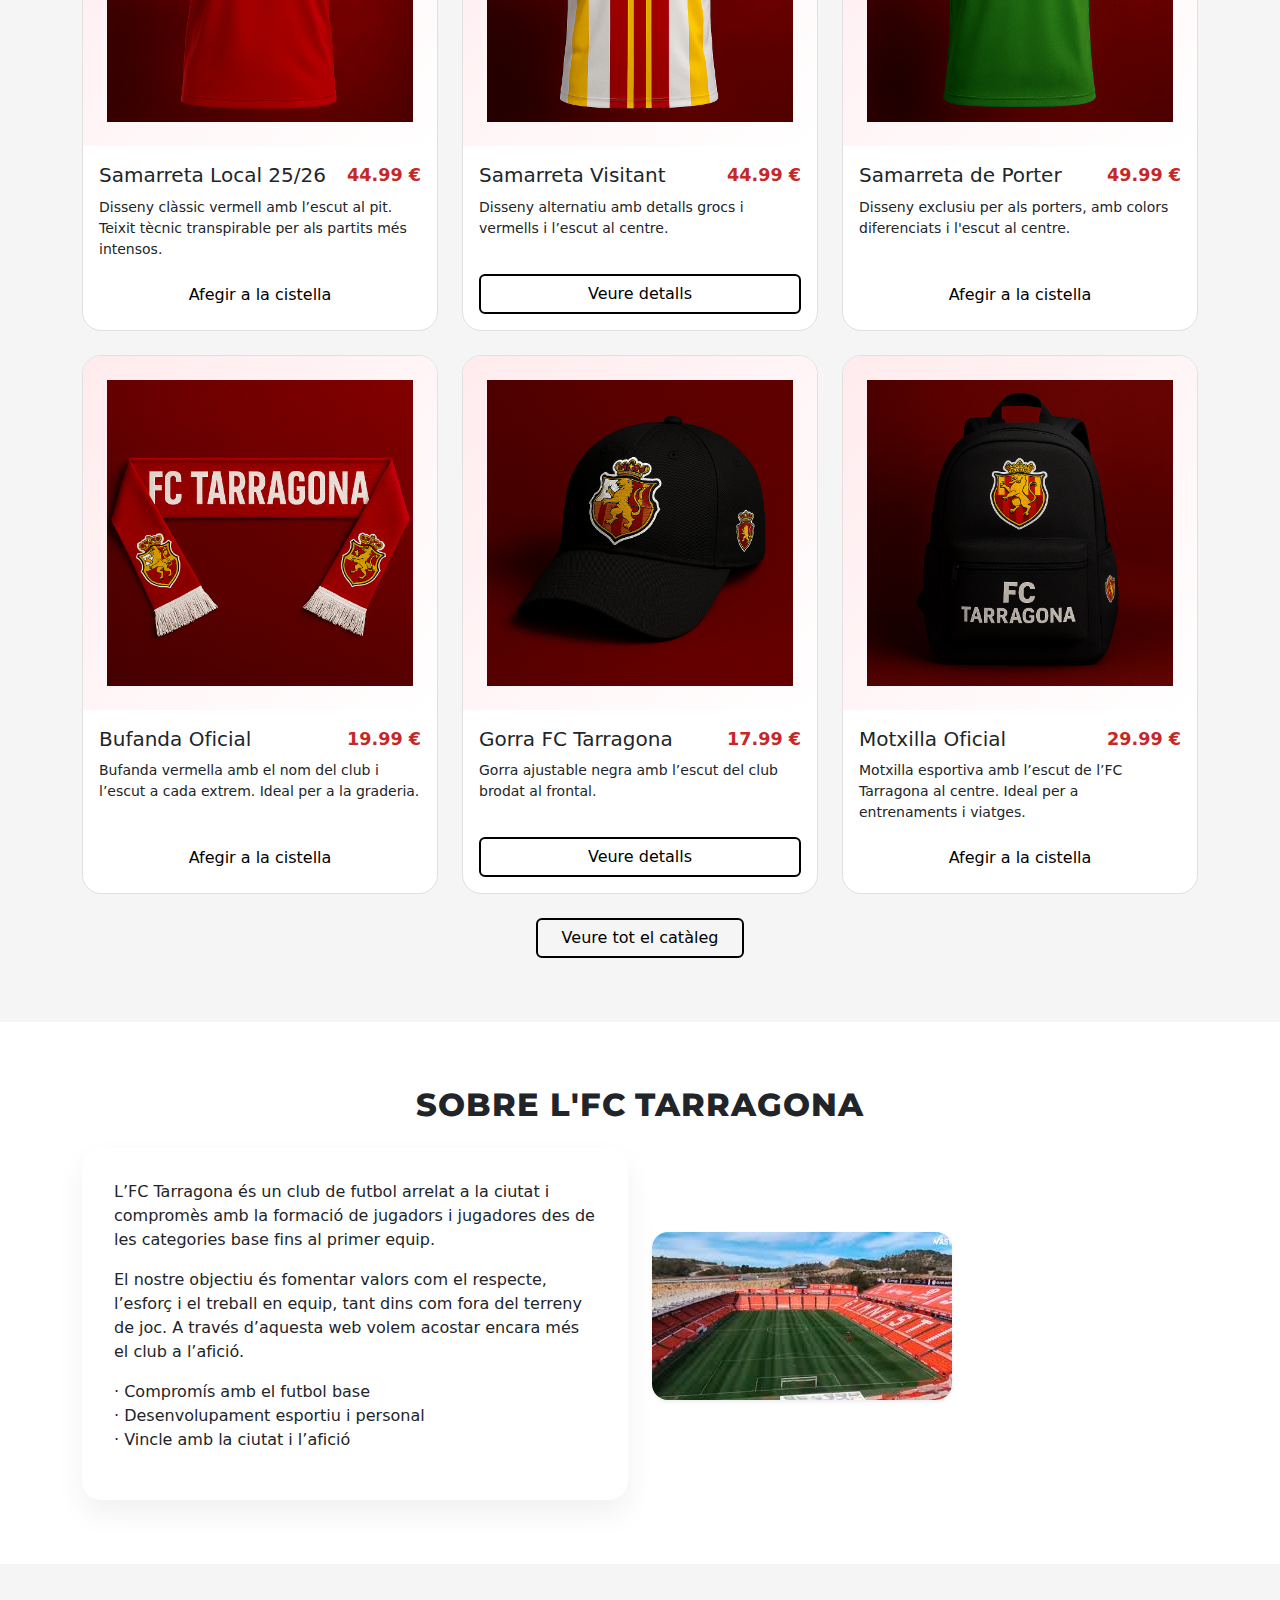
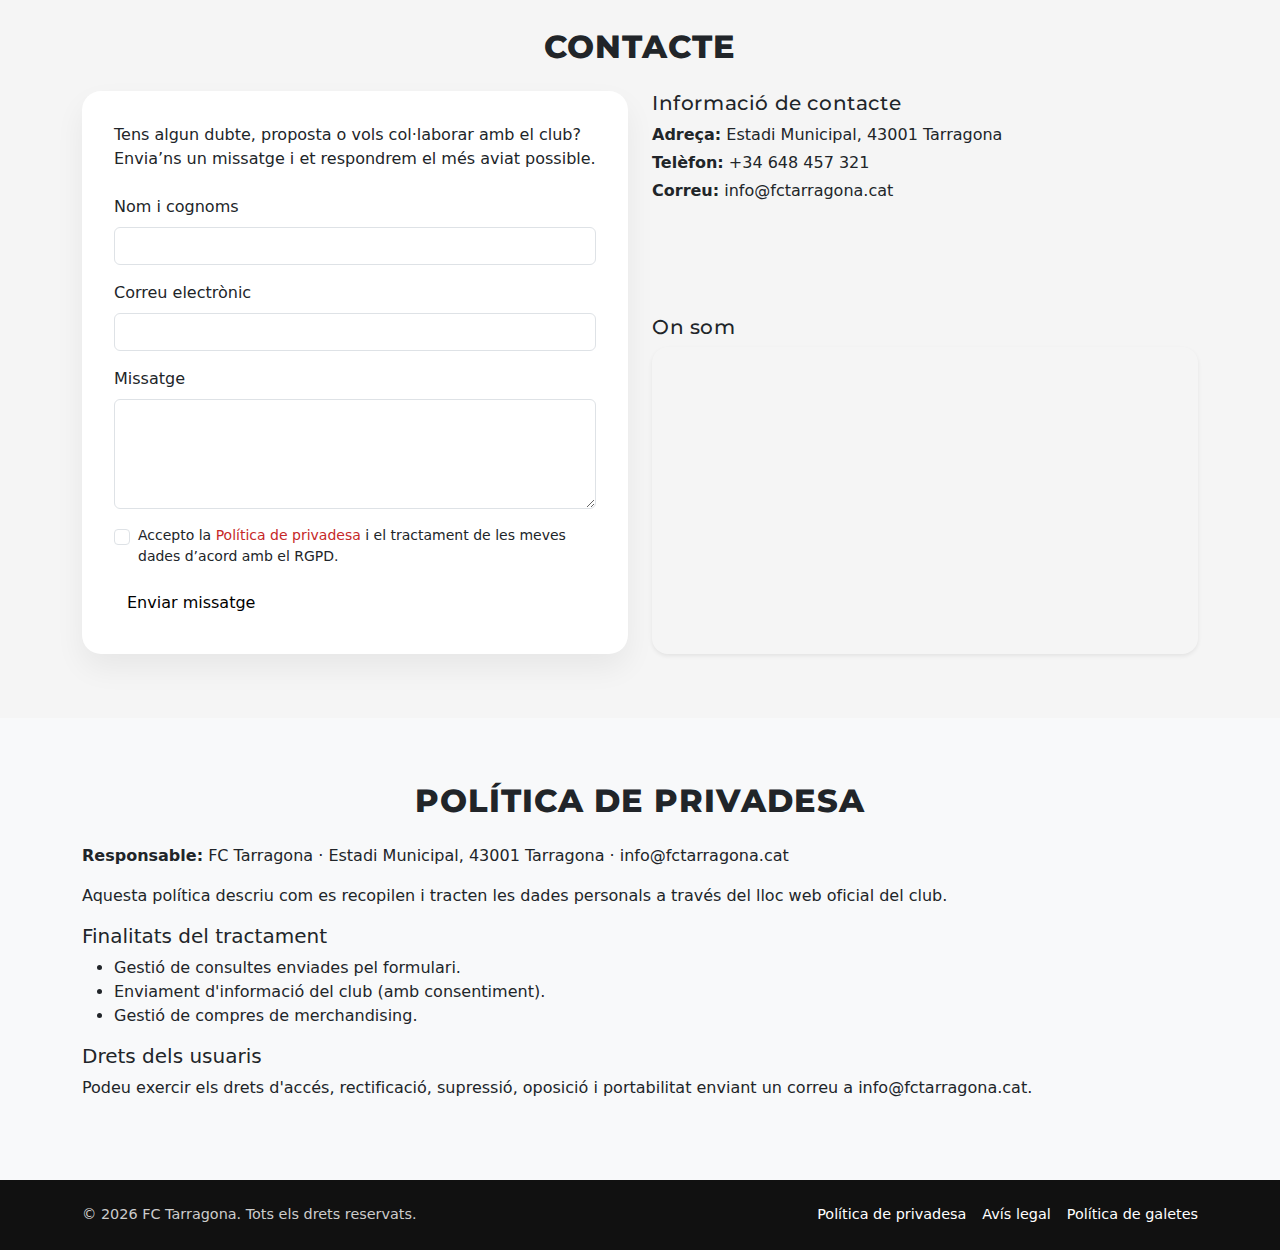
<file: equipdefutbol.html>
<!DOCTYPE html>
<html lang="ca" itemscope itemtype="https://schema.org/WebPage">

<head>

  <meta charset="UTF-8">
  <meta name="viewport" content="width=device-width, initial-scale=1">
  <title itemprop="name">FC Tarragona - Web Oficial</title>

  <meta name="description" content="Pàgina web oficial de l'FC Tarragona: equip, partits, merchandising i contacte." itemprop="description">
  <meta name="author" content="FC Tarragona">

  <meta itemprop="publisher" content="FC Tarragona">

  <link rel="preconnect" href="https://fonts.googleapis.com">
  <link rel="preconnect" href="https://fonts.gstatic.com" crossorigin>
  <link href="https://fonts.googleapis.com/css2?family=Montserrat:wght@500;700;900&family=Roboto:wght@300;400;500;700&display=swap" rel="stylesheet">

  <link rel="stylesheet" href="equipfutbol.css">

  <link href="https://cdn.jsdelivr.net/npm/bootstrap@5.3.3/dist/css/bootstrap.min.css" rel="stylesheet">

  <script type="application/ld+json">
  {
    "@context": "https://schema.org",
    "@type": "SportsTeam",
    "name": "FC Tarragona",
    "url": "http://www.fctarragona.cat",
    "logo": "http://www.fctarragona.cat/Imatges/EscutFCTarragona.png"
  }
  </script>

</head>

<body itemscope itemtype="https://schema.org/WebPage">

  <nav class="navbar navbar-expand-lg sticky-top" itemscope itemtype="https://schema.org/SportsTeam">

    <meta itemprop="name" content="FC Tarragona">
    <meta itemprop="sport" content="Futbol">

    <div class="container">
      <a class="navbar-brand" href="#inici" itemprop="url">
        <img src="Imatges/EscutFCTarragona.png"
             alt="Escut FC Tarragona"
             class="navbar-logo"
             itemprop="logo">
        <span itemprop="name">FC</span> <span class="text-dark">Tarragona</span>
      </a>

      <button class="navbar-toggler" type="button" data-bs-toggle="collapse" data-bs-target="#mainNavbar" aria-controls="mainNavbar" aria-expanded="false" aria-label="Canviar navegació">
        <span class="navbar-toggler-icon"></span>
      </button>

      <div class="collapse navbar-collapse" id="mainNavbar">
        <ul class="navbar-nav ms-auto mb-2 mb-lg-0">
          <li class="nav-item"><a class="nav-link active" href="#inici">Inici</a></li>
          <li class="nav-item"><a class="nav-link" href="#equip">Equip</a></li>
          <li class="nav-item"><a class="nav-link" href="#merch">Merchandising</a></li>
          <li class="nav-item"><a class="nav-link" href="#sobre">Sobre Nosaltres</a></li>
          <li class="nav-item"><a class="nav-link" href="#contacte">Contacte</a></li>
        </ul>
      </div>
    </div>
  </nav>

  <header id="inici" class="hero-section" itemprop="about" itemscope itemtype="https://schema.org/SportsTeam">

    <meta itemprop="name" content="FC Tarragona">
    <meta itemprop="sport" content="Futbol">

    <div class="container">
      <div class="row align-items-center g-4">

        <div class="col-lg-6">
          <span class="badge-category mb-3">Club Oficial</span>

          <h1 class="hero-title mb-3" itemprop="name">
            FC Tarragona<br>
            <span class="hero-highlight">Passió pel futbol</span>
          </h1>

          <p class="hero-subtitle mb-4" itemprop="description">
            Benvinguts a la pàgina oficial de l’FC Tarragona. Consulta els últims partits, descobreix la plantilla i aconsegueix el millor merchandising del club.
          </p>

          <div class="d-flex flex-wrap gap-2">
            <a href="#merch" class="btn btn-cta text-white">Veure Merchandising</a>
            <a href="#equip" class="btn btn-outline-light-custom">Veure l’equip</a>
          </div>
        </div>

        <div class="col-lg-5 offset-lg-1">
          <div class="hero-card" itemprop="event" itemscope itemtype="https://schema.org/SportsEvent">

            <meta itemprop="name" content="Partit FC Tarragona vs Rivals CF">
            <meta itemprop="sport" content="Futbol">

            <div class="d-flex justify-content-between align-items-center mb-3">
              <div>
                <div class="match-tag mb-1">Proper partit</div>
                <div class="match-date" itemprop="startDate" content="2025-03-01T21:00">
                  Dissabte 21:00 · Estadi Municipal de Tarragona
                </div>
              </div>
              <span class="badge-new">Lliga</span>
            </div>

            <div class="d-flex justify-content-around align-items-center mb-3">
              <div class="text-center" itemprop="homeTeam" itemscope itemtype="https://schema.org/SportsTeam">
                <div class="match-team" itemprop="name">FC TARRAGONA</div>
                <small>Local</small>
              </div>

              <div class="match-vs">VS</div>

              <div class="text-center" itemprop="awayTeam" itemscope itemtype="https://schema.org/SportsTeam">
                <div class="match-team" itemprop="name">RIVALS CF</div>
                <small>Visitant</small>
              </div>
            </div>

            <hr class="my-3">

            <div class="d-flex justify-content-between align-items-center" itemprop="previousStartDate">
              <div>
                <div class="match-tag mb-1">Últim resultat</div>
                <div><strong>FC Tarragona 3 - 1 Atlètic Costa</strong></div>
              </div>
              <button class="btn btn-sm btn-outline-light-custom">Calendari complet</button>
            </div>

          </div>
        </div>

      </div>
    </div>
  </header>
  <main>
  <section id="equip" class="section-padding" itemprop="member" itemscope itemtype="https://schema.org/SportsTeam">
    <div class="container">

      <meta itemprop="name" content="FC Tarragona">

      <div class="text-center mb-4">
        <h2 class="section-title">La Plantilla 25/26</h2>
        <p class="section-subtitle">
          25 jugadors que representen l’orgull de l’FC Tarragona dins i fora del camp.
        </p>
      </div>

      <h3 class="h5 text-uppercase text-muted mb-2">Porters</h3>
      <div class="row g-4">

        <div class="col-12 col-sm-6 col-lg-3">
          <article class="card player-card position-relative" itemscope itemtype="https://schema.org/Person">
            <meta itemprop="memberOf" content="FC Tarragona">
            <span class="player-number">#1</span>

            <img src="Imatges/Jugador1.png" class="card-img-top"
                 alt="Marc Pérez" itemprop="image">

            <div class="card-body">
              <h5 class="card-title mb-1" itemprop="name">Marc Pérez</h5>
              <p class="player-position mb-2" itemprop="jobTitle">Porter</p>
              <p class="card-text small">Capità del darrere, reflexos ràpids i gran joc aeri.</p>
            </div>
          </article>
        </div>

        <div class="col-12 col-sm-6 col-lg-3">
          <article class="card player-card position-relative" itemscope itemtype="https://schema.org/Person">
            <meta itemprop="memberOf" content="FC Tarragona">
            <span class="player-number">#13</span>

            <img src="Imatges/Jugador2.png" class="card-img-top"
                 alt="Hugo Carreras" itemprop="image">

            <div class="card-body">
              <h5 class="card-title mb-1" itemprop="name">Hugo Carreras</h5>
              <p class="player-position mb-2" itemprop="jobTitle">Porter</p>
              <p class="card-text small">Jove promesa, segur amb els peus i valent en el mà a mà.</p>
            </div>
          </article>
        </div>

        <div class="col-12 col-sm-6 col-lg-3">
          <article class="card player-card position-relative" itemscope itemtype="https://schema.org/Person">
            <meta itemprop="memberOf" content="FC Tarragona">
            <span class="player-number">#25</span>

            <img src="Imatges/Jugador3.png" class="card-img-top"
                 alt="Joel Reverter" itemprop="image">

            <div class="card-body">
              <h5 class="card-title mb-1" itemprop="name">Joel Reverter</h5>
              <p class="player-position mb-2" itemprop="jobTitle">Porter</p>
              <p class="card-text small">Especialista en penals i en situacions límit al final de partit.</p>
            </div>
          </article>
        </div>

      </div>

      <h3 class="h5 text-uppercase text-muted mt-4 mb-2">Defenses</h3>
      <div class="row g-4">

        <div class="col-12 col-sm-6 col-lg-3">
          <article class="card player-card position-relative" itemscope itemtype="https://schema.org/Person">
            <meta itemprop="memberOf" content="FC Tarragona">
            <span class="player-number">#2</span>

            <img src="Imatges/Jugador4.png" class="card-img-top"
                 alt="Arnau Vidal" itemprop="image">

            <div class="card-body">
              <h5 class="card-title mb-1" itemprop="name">Arnau Vidal</h5>
              <p class="player-position mb-2" itemprop="jobTitle">Lateral dret</p>
              <p class="card-text small">Defensa intens, incansable per la banda i amb bon centre.</p>
            </div>
          </article>
        </div>

        <div class="col-12 col-sm-6 col-lg-3">
          <article class="card player-card position-relative" itemscope itemtype="https://schema.org/Person">
            <meta itemprop="memberOf" content="FC Tarragona">
            <span class="player-number">#3</span>

            <img src="Imatges/Jugador5.png" class="card-img-top"
                 alt="Pau Soldevila" itemprop="image">

            <div class="card-body">
              <h5 class="card-title mb-1" itemprop="name">Pau Soldevila</h5>
              <p class="player-position mb-2" itemprop="jobTitle">Central</p>
              <p class="card-text small">Jerarquia i contundència al joc aeri, referència de la línia defensiva.</p>
            </div>
          </article>
        </div>

        <div class="col-12 col-sm-6 col-lg-3">
          <article class="card player-card position-relative" itemscope itemtype="https://schema.org/Person">
            <meta itemprop="memberOf" content="FC Tarragona">
            <span class="player-number">#5</span>

            <img src="Imatges/Jugador6.png" class="card-img-top"
                 alt="Nil Casas" itemprop="image">

            <div class="card-body">
              <h5 class="card-title mb-1" itemprop="name">Nil Casas</h5>
              <p class="player-position mb-2" itemprop="jobTitle">Central</p>
              <p class="card-text small">Elegant amb pilota, iniciador del joc des del darrere.</p>
            </div>
          </article>
        </div>

        <div class="col-12 col-sm-6 col-lg-3">
          <article class="card player-card position-relative" itemscope itemtype="https://schema.org/Person">
            <meta itemprop="memberOf" content="FC Tarragona">
            <span class="player-number">#12</span>

            <img src="Imatges/Jugador7.png" class="card-img-top"
                 alt="Roger Serra" itemprop="image">

            <div class="card-body">
              <h5 class="card-title mb-1" itemprop="name">Roger Serra</h5>
              <p class="player-position mb-2" itemprop="jobTitle">Lateral esquerre</p>
              <p class="card-text small">Molt profund en atac, dóna amplitud constant a l’equip.</p>
            </div>
          </article>
        </div>

        <div class="col-12 col-sm-6 col-lg-3">
          <article class="card player-card position-relative" itemscope itemtype="https://schema.org/Person">
            <meta itemprop="memberOf" content="FC Tarragona">
            <span class="player-number">#18</span>

            <img src="Imatges/Jugador8.png" class="card-img-top"
                 alt="Àlex Font" itemprop="image">

            <div class="card-body">
              <h5 class="card-title mb-1" itemprop="name">Àlex Font</h5>
              <p class="player-position mb-2" itemprop="jobTitle">Defensa polivalent</p>
              <p class="card-text small">Pot jugar a totes les posicions del darrere amb gran fiabilitat.</p>
            </div>
          </article>
        </div>

        <div class="col-12 col-sm-6 col-lg-3">
          <article class="card player-card position-relative" itemscope itemtype="https://schema.org/Person">
            <meta itemprop="memberOf" content="FC Tarragona">
            <span class="player-number">#22</span>

            <img src="Imatges/Jugador9.png" class="card-img-top"
                 alt="Jan Miralles" itemprop="image">

            <div class="card-body">
              <h5 class="card-title mb-1" itemprop="name">Jan Miralles</h5>
              <p class="player-position mb-2" itemprop="jobTitle">Central</p>
              <p class="card-text small">Defensa molt físic, especialista a neutralitzar davanters potents.</p>
            </div>
          </article>
        </div>

      </div>
      <h3 class="h5 text-uppercase text-muted mt-4 mb-2">Migcampistes</h3>
      <div class="row g-4">

        <div class="col-12 col-sm-6 col-lg-3">
          <article class="card player-card position-relative" itemscope itemtype="https://schema.org/Person">
            <meta itemprop="memberOf" content="FC Tarragona">
            <span class="player-number">#6</span>

            <img src="Imatges/Jugador10.png" class="card-img-top"
                 alt="Joel Garcia" itemprop="image">

            <div class="card-body">
              <h5 class="card-title mb-1" itemprop="name">Joel Garcia</h5>
              <p class="player-position mb-2" itemprop="jobTitle">Pivote defensiu</p>
              <p class="card-text small">Tallador de joc i primer passador, equilibri constant a l’equip.</p>
            </div>
          </article>
        </div>

        <div class="col-12 col-sm-6 col-lg-3">
          <article class="card player-card position-relative" itemscope itemtype="https://schema.org/Person">
            <meta itemprop="memberOf" content="FC Tarragona">
            <span class="player-number">#8</span>

            <img src="Imatges/Jugador11.png" class="card-img-top"
                 alt="Pol Sánchez" itemprop="image">

            <div class="card-body">
              <h5 class="card-title mb-1" itemprop="name">Pol Sánchez</h5>
              <p class="player-position mb-2" itemprop="jobTitle">Migcampista mixt</p>
              <p class="card-text small">Treball i arribada a àrea rival, molt complet en totes les facetes.</p>
            </div>
          </article>
        </div>

        <div class="col-12 col-sm-6 col-lg-3">
          <article class="card player-card position-relative" itemscope itemtype="https://schema.org/Person">
            <meta itemprop="memberOf" content="FC Tarragona">
            <span class="player-number">#10</span>

            <img src="Imatges/Jugador12.png" class="card-img-top"
                 alt="Ian Rovira" itemprop="image">

            <div class="card-body">
              <h5 class="card-title mb-1" itemprop="name">Ian Rovira</h5>
              <p class="player-position mb-2" itemprop="jobTitle">Migcampista ofensiu</p>
              <p class="card-text small">Creador d’oportunitats, gran visió i passada filtrada.</p>
            </div>
          </article>
        </div>

        <div class="col-12 col-sm-6 col-lg-3">
          <article class="card player-card position-relative" itemscope itemtype="https://schema.org/Person">
            <meta itemprop="memberOf" content="FC Tarragona">
            <span class="player-number">#14</span>

            <img src="Imatges/Jugador13.png" class="card-img-top"
                 alt="Bruno Llauradó" itemprop="image">

            <div class="card-body">
              <h5 class="card-title mb-1" itemprop="name">Bruno Llauradó</h5>
              <p class="player-position mb-2" itemprop="jobTitle">Interior esquerre</p>
              <p class="card-text small">Molta qualitat tècnica i xut llunyà per sorprendre el porter.</p>
            </div>
          </article>
        </div>

        <div class="col-12 col-sm-6 col-lg-3">
          <article class="card player-card position-relative" itemscope itemtype="https://schema.org/Person">
            <meta itemprop="memberOf" content="FC Tarragona">
            <span class="player-number">#16</span>

            <img src="Imatges/Jugador14.png" class="card-img-top"
                 alt="Adrià Tudó" itemprop="image">

            <div class="card-body">
              <h5 class="card-title mb-1" itemprop="name">Adrià Tudó</h5>
              <p class="player-position mb-2" itemprop="jobTitle">Mig centre</p>
              <p class="card-text small">Ordre tàctic i gran capacitat per recuperar pilotes.</p>
            </div>
          </article>
        </div>

        <div class="col-12 col-sm-6 col-lg-3">
          <article class="card player-card position-relative" itemscope itemtype="https://schema.org/Person">
            <meta itemprop="memberOf" content="FC Tarragona">
            <span class="player-number">#20</span>

            <img src="Imatges/Jugador15.png" class="card-img-top"
                 alt="Ferran Colomer" itemprop="image">

            <div class="card-body">
              <h5 class="card-title mb-1" itemprop="name">Ferran Colomer</h5>
              <p class="player-position mb-2" itemprop="jobTitle">Migcampista ofensiu</p>
              <p class="card-text small">Jugador creatiu, molt vertical i amb bon regat en espais reduïts.</p>
            </div>
          </article>
        </div>

        <div class="col-12 col-sm-6 col-lg-3">
          <article class="card player-card position-relative" itemscope itemtype="https://schema.org/Person">
            <meta itemprop="memberOf" content="FC Tarragona">
            <span class="player-number">#23</span>

            <img src="Imatges/Jugador16.png" class="card-img-top"
                 alt="Leo Pujol" itemprop="image">

            <div class="card-body">
              <h5 class="card-title mb-1" itemprop="name">Leo Pujol</h5>
              <p class="player-position mb-2" itemprop="jobTitle">Interior dret</p>
              <p class="card-text small">Gran sacrifici defensiu combinat amb arribades de segona línia.</p>
            </div>
          </article>
        </div>

      </div>


      <h3 class="h5 text-uppercase text-muted mt-4 mb-2">Davanters</h3>
      <div class="row g-4">

        <div class="col-12 col-sm-6 col-lg-3">
          <article class="card player-card position-relative" itemscope itemtype="https://schema.org/Person">
            <meta itemprop="memberOf" content="FC Tarragona">
            <span class="player-number">#7</span>

            <img src="Imatges/Jugador17.png" class="card-img-top"
                 alt="Èric Soler" itemprop="image">

            <div class="card-body">
              <h5 class="card-title mb-1" itemprop="name">Èric Soler</h5>
              <p class="player-position mb-2" itemprop="jobTitle">Davanter centre</p>
              <p class="card-text small">Golejador de referència, molt fred dins l’àrea rival.</p>
            </div>
          </article>
        </div>

        <div class="col-12 col-sm-6 col-lg-3">
          <article class="card player-card position-relative" itemscope itemtype="https://schema.org/Person">
            <meta itemprop="memberOf" content="FC Tarragona">
            <span class="player-number">#9</span>

            <img src="Imatges/Jugador18.png" class="card-img-top"
                 alt="Jordi Ribas" itemprop="image">

            <div class="card-body">
              <h5 class="card-title mb-1" itemprop="name">Jordi Ribas</h5>
              <p class="player-position mb-2" itemprop="jobTitle">Davanter</p>
              <p class="card-text small">Molt potent físicament, domina el joc d’esquena a porteria.</p>
            </div>
          </article>
        </div>

        <div class="col-12 col-sm-6 col-lg-3">
          <article class="card player-card position-relative" itemscope itemtype="https://schema.org/Person">
            <meta itemprop="memberOf" content="FC Tarragona">
            <span class="player-number">#11</span>

            <img src="Imatges/Jugador19.png" class="card-img-top"
                 alt="Max Domènech" itemprop="image">

            <div class="card-body">
              <h5 class="card-title mb-1" itemprop="name">Max Domènech</h5>
              <p class="player-position mb-2" itemprop="jobTitle">Extrem esquerre</p>
              <p class="card-text small">Molt ràpid i desequilibrant en el un contra un per banda.</p>
            </div>
          </article>
        </div>

        <div class="col-12 col-sm-6 col-lg-3">
          <article class="card player-card position-relative" itemscope itemtype="https://schema.org/Person">
            <meta itemprop="memberOf" content="FC Tarragona">
            <span class="player-number">#17</span>

            <img src="Imatges/Jugador20.png" class="card-img-top"
                 alt="Ricard Vila" itemprop="image">

            <div class="card-body">
              <h5 class="card-title mb-1" itemprop="name">Ricard Vila</h5>
              <p class="player-position mb-2" itemprop="jobTitle">Extrem dret</p>
              <p class="card-text small">Jugador elèctric, sempre buscant el centre o el xut ràpid.</p>
            </div>
          </article>
        </div>

        <div class="col-12 col-sm-6 col-lg-3">
          <article class="card player-card position-relative" itemscope itemtype="https://schema.org/Person">
            <meta itemprop="memberOf" content="FC Tarragona">
            <span class="player-number">#19</span>

            <img src="Imatges/Jugador21.png" class="card-img-top"
                 alt="David Requena" itemprop="image">

            <div class="card-body">
              <h5 class="card-title mb-1" itemprop="name">David Requena</h5>
              <p class="player-position mb-2" itemprop="jobTitle">Segon punta</p>
              <p class="card-text small">Molt mòbil entre línies, connecta el mig del camp amb l’atac.</p>
            </div>
          </article>
        </div>

        <div class="col-12 col-sm-6 col-lg-3">
          <article class="card player-card position-relative" itemscope itemtype="https://schema.org/Person">
            <meta itemprop="memberOf" content="FC Tarragona">
            <span class="player-number">#21</span>

            <img src="Imatges/Jugador22.png" class="card-img-top"
                 alt="Guillem Roca" itemprop="image">

            <div class="card-body">
              <h5 class="card-title mb-1" itemprop="name">Guillem Roca</h5>
              <p class="player-position mb-2" itemprop="jobTitle">Davanter</p>
              <p class="card-text small">Especialista en rematades de cap i jugades d’estratègia.</p>
            </div>
          </article>
        </div>

      </div>


      <h3 class="h5 text-uppercase text-muted mt-4 mb-2">Joves talents</h3>
      <div class="row g-4">

        <div class="col-12 col-sm-6 col-lg-3">
          <article class="card player-card position-relative" itemscope itemtype="https://schema.org/Person">
            <meta itemprop="memberOf" content="FC Tarragona">
            <span class="player-number">#24</span>

            <img src="Imatges/Jugador23.png" class="card-img-top"
                 alt="Nil Alamany" itemprop="image">

            <div class="card-body">
              <h5 class="card-title mb-1" itemprop="name">Nil Alamany</h5>
              <p class="player-position mb-2" itemprop="jobTitle">Migcampista</p>
              <p class="card-text small">Format al planter del club, destaca per la seva visió de joc.</p>
            </div>
          </article>
        </div>

        <div class="col-12 col-sm-6 col-lg-3">
          <article class="card player-card position-relative" itemscope itemtype="https://schema.org/Person">
            <meta itemprop="memberOf" content="FC Tarragona">
            <span class="player-number">#26</span>

            <img src="Imatges/Jugador24.png" class="card-img-top"
                 alt="Arnau Lluc" itemprop="image">

            <div class="card-body">
              <h5 class="card-title mb-1" itemprop="name">Arnau Lluc</h5>
              <p class="player-position mb-2" itemprop="jobTitle">Defensa</p>
              <p class="card-text small">Jove central amb gran projecció i caràcter competitiu.</p>
            </div>
          </article>
        </div>

        <div class="col-12 col-sm-6 col-lg-3">
          <article class="card player-card position-relative" itemscope itemtype="https://schema.org/Person">
            <meta itemprop="memberOf" content="FC Tarragona">
            <span class="player-number">#27</span>

            <img src="Imatges/Jugador25.png" class="card-img-top"
                 alt="Gerard Molins" itemprop="image">

            <div class="card-body">
              <h5 class="card-title mb-1" itemprop="name">Gerard Molins</h5>
              <p class="player-position mb-2" itemprop="jobTitle">Extrem</p>
              <p class="card-text small">Aporta frescor des de la banqueta, molt vertical i descarat.</p>
            </div>
          </article>
        </div>

      </div>

    </div>
  </section>

    
  <section id="merch" class="section-padding bg-light-alt">
    <div class="container">
      <div class="text-center mb-4">
        <h2 class="section-title">Merchandising Oficial FC Tarragona</h2>
        <p class="section-subtitle">
          Productes oficials amb l’escut de l’FC Tarragona. Dissenyats per a l’afició més fidel.
        </p>
      </div>

      <div class="row g-4">
        <div class="col-12 col-sm-6 col-lg-4">
          <article class="product-card h-100 d-flex flex-column"
                   itemscope itemtype="https://schema.org/Product">

            <div class="product-img-wrapper">
              <img src="Imatges/Samarretalocal.png" class="img-fluid"
                   alt="Samarreta Local FC Tarragona" itemprop="image">
            </div>

            <div class="p-3 d-flex flex-column flex-grow-1">

              <div class="d-flex justify-content-between align-items-center mb-2">
                <h5 class="mb-0" itemprop="name">Samarreta Local 25/26</h5>

                <span class="product-price" itemprop="offers" itemscope itemtype="https://schema.org/Offer">
                  <span itemprop="price">44.99</span> €
                  <meta itemprop="priceCurrency" content="EUR">
                  <link itemprop="availability" href="https://schema.org/InStock">
                </span>
              </div>

              <p class="small mb-3" itemprop="description">
                Disseny clàssic vermell amb l’escut al pit. Teixit tècnic transpirable per als partits més intensos.
              </p>

              <button class="btn btn-cta text-black mt-auto w-100">Afegir a la cistella</button>
            </div>
          </article>
        </div>


        
        <div class="col-12 col-sm-6 col-lg-4">
          <article class="product-card h-100 d-flex flex-column"
                   itemscope itemtype="https://schema.org/Product">

            <div class="product-img-wrapper">
              <img src="Imatges/SamarretaVisitant.png" class="img-fluid"
                   alt="Samarreta Visitant FC Tarragona" itemprop="image">
            </div>

            <div class="p-3 d-flex flex-column flex-grow-1">

              <div class="d-flex justify-content-between align-items-center mb-2">
                <h5 class="mb-0" itemprop="name">Samarreta Visitant</h5>

                <span class="product-price" itemprop="offers" itemscope itemtype="https://schema.org/Offer">
                  <span itemprop="price">44.99</span> €
                  <meta itemprop="priceCurrency" content="EUR">
                </span>
              </div>

              <p class="small mb-3" itemprop="description">
                Disseny alternatiu amb detalls grocs i vermells i l’escut al centre.
              </p>

              <button class="btn btn-outline-light-custom mt-auto w-100">Veure detalls</button>
            </div>
          </article>
        </div>


       
        <div class="col-12 col-sm-6 col-lg-4">
          <article class="product-card h-100 d-flex flex-column"
                   itemscope itemtype="https://schema.org/Product">

            <div class="product-img-wrapper">
              <img src="Imatges/SamarretaPorter.png" class="img-fluid"
                   alt="Samarreta de porter FC Tarragona" itemprop="image">
            </div>

            <div class="p-3 d-flex flex-column flex-grow-1">

              <div class="d-flex justify-content-between align-items-center mb-2">
                <h5 class="mb-0" itemprop="name">Samarreta de Porter</h5>

                <span class="product-price" itemprop="offers" itemscope itemtype="https://schema.org/Offer">
                  <span itemprop="price">49.99</span> €
                  <meta itemprop="priceCurrency" content="EUR">
                </span>
              </div>

              <p class="small mb-3" itemprop="description">
                Disseny exclusiu per als porters, amb colors diferenciats i l'escut al centre.
              </p>

              <button class="btn btn-cta text-black mt-auto w-100">Afegir a la cistella</button>
            </div>
          </article>
        </div>


       
        <div class="col-12 col-sm-6 col-lg-4">
          <article class="product-card h-100 d-flex flex-column"
                   itemscope itemtype="https://schema.org/Product">

            <div class="product-img-wrapper">
              <img src="Imatges/BufandaFCTarragona.png" class="img-fluid"
                   alt="Bufanda FC Tarragona" itemprop="image">
            </div>

            <div class="p-3 d-flex flex-column flex-grow-1">

              <div class="d-flex justify-content-between align-items-center mb-2">
                <h5 class="mb-0" itemprop="name">Bufanda Oficial</h5>

                <span class="product-price" itemprop="offers" itemscope itemtype="https://schema.org/Offer">
                  <span itemprop="price">19.99</span> €
                  <meta itemprop="priceCurrency" content="EUR">
                </span>
              </div>

              <p class="small mb-3" itemprop="description">
                Bufanda vermella amb el nom del club i l’escut a cada extrem. Ideal per a la graderia.
              </p>

              <button class="btn btn-cta text-black mt-auto w-100">Afegir a la cistella</button>
            </div>
          </article>
        </div>


       
        <div class="col-12 col-sm-6 col-lg-4">
          <article class="product-card h-100 d-flex flex-column"
                   itemscope itemtype="https://schema.org/Product">

            <div class="product-img-wrapper">
              <img src="Imatges/GorraFCTarragona.png" class="img-fluid"
                   alt="Gorra FC Tarragona" itemprop="image">
            </div>

            <div class="p-3 d-flex flex-column flex-grow-1">

              <div class="d-flex justify-content-between align-items-center mb-2">
                <h5 class="mb-0" itemprop="name">Gorra FC Tarragona</h5>

                <span class="product-price" itemprop="offers" itemscope itemtype="https://schema.org/Offer">
                  <span itemprop="price">17.99</span> €
                  <meta itemprop="priceCurrency" content="EUR">
                </span>
              </div>

              <p class="small mb-3" itemprop="description">
                Gorra ajustable negra amb l’escut del club brodat al frontal.
              </p>

              <button class="btn btn-outline-light-custom mt-auto w-100">Veure detalls</button>
            </div>
          </article>
        </div>


        
        <div class="col-12 col-sm-6 col-lg-4">
          <article class="product-card h-100 d-flex flex-column"
                   itemscope itemtype="https://schema.org/Product">

            <div class="product-img-wrapper">
              <img src="Imatges/MotxillaFCTarragona.png" class="img-fluid"
                   alt="Motxilla FC Tarragona" itemprop="image">
            </div>

            <div class="p-3 d-flex flex-column flex-grow-1">

              <div class="d-flex justify-content-between align-items-center mb-2">
                <h5 class="mb-0" itemprop="name">Motxilla Oficial</h5>

                <span class="product-price" itemprop="offers" itemscope itemtype="https://schema.org/Offer">
                  <span itemprop="price">29.99</span> €
                  <meta itemprop="priceCurrency" content="EUR">
                </span>
              </div>

              <p class="small mb-3" itemprop="description">
                Motxilla esportiva amb l’escut de l’FC Tarragona al centre. Ideal per a entrenaments i viatges.
              </p>

              <button class="btn btn-cta text-black mt-auto w-100">Afegir a la cistella</button>
            </div>
          </article>
        </div>

      </div>

      <div class="text-center mt-4">
        <button class="btn btn-outline-light-custom px-4">Veure tot el catàleg</button>
      </div>

    </div>
  </section>
  <section id="sobre" class="section-padding" itemprop="about" itemscope itemtype="https://schema.org/Organization">
    <meta itemprop="name" content="FC Tarragona">

    <div class="container">
      <div class="text-center mb-4">
        <h2 class="section-title">Sobre l'FC Tarragona</h2>
      </div>

      <div class="row g-4 align-items-center">
        <div class="col-lg-6">
          <div class="about-box">
            <p itemprop="description">
              L’FC Tarragona és un club de futbol arrelat a la ciutat i compromès amb la formació de jugadors i jugadores des de les categories base fins al primer equip.
            </p>
            <p>
              El nostre objectiu és fomentar valors com el respecte, l’esforç i el treball en equip, tant dins com fora del terreny de joc. A través d’aquesta web volem acostar encara més el club a l’afició.
            </p>

            <ul class="list-unstyled mt-3">
              <li>· Compromís amb el futbol base</li>
              <li>· Desenvolupament esportiu i personal</li>
              <li>· Vincle amb la ciutat i l’afició</li>
            </ul>

          </div>
        </div>

        <div class="col-lg-6">
          <figure>
            <img src="Imatges/EstadiFCTarragona.jpg" class="img-fluid rounded-4 shadow-sm"
                 alt="Estadi FC Tarragona" itemprop="image">
          </figure>
        </div>
      </div>
    </div>
  </section>


  
  <section id="contacte" class="section-padding bg-light-alt" itemscope itemtype="https://schema.org/Organization">

    <meta itemprop="name" content="FC Tarragona">

    <div class="container">

      <div class="text-center mb-4">
        <h2 class="section-title">Contacte</h2>
      </div>

      <div class="row g-4">

        
        <div class="col-lg-6">
          <div class="contact-card h-100">
            <p class="mb-4">
              Tens algun dubte, proposta o vols col·laborar amb el club? Envia’ns un missatge i et respondrem el més aviat possible.
            </p>

            <form itemprop="contactPoint" itemscope itemtype="https://schema.org/ContactPoint">
              <meta itemprop="contactType" content="Atenció al client">

              <div class="mb-3">
                <label for="nom" class="form-label">Nom i cognoms</label>
                <input type="text" class="form-control" id="nom" required itemprop="name">
              </div>

              <div class="mb-3">
                <label for="email" class="form-label">Correu electrònic</label>
                <input type="email" class="form-control" id="email" required itemprop="email">
              </div>

              <div class="mb-3">
                <label for="missatge" class="form-label">Missatge</label>
                <textarea class="form-control" id="missatge" rows="4" required></textarea>
              </div>

              <div class="form-check mb-3">
                <input class="form-check-input" type="checkbox" id="rgpd" required>
                <label class="form-check-label small" for="rgpd">
                  Accepto la <a href="#">Política de privadesa</a> i el tractament de les meves dades d’acord amb el RGPD.
                </label>
              </div>

              <button type="submit" class="btn btn-cta text-black">Enviar missatge</button>
            </form>
          </div>
        </div>


        
        <aside class="col-lg-6">
          <div class="h-100 d-flex flex-column justify-content-between">

            <div class="mb-4" itemprop="address" itemscope itemtype="https://schema.org/PostalAddress">
              <h3 class="h5">Informació de contacte</h3>

              <p class="mb-1"><strong>Adreça:</strong>
                <span itemprop="streetAddress">Estadi Municipal</span>,
                <span itemprop="postalCode">43001</span>
                <span itemprop="addressLocality">Tarragona</span>
              </p>

              <p class="mb-1"><strong>Telèfon:</strong>
                <span itemprop="telephone">+34 648 457 321</span>
              </p>

              <p class="mb-1"><strong>Correu:</strong>
                <span itemprop="email">info@fctarragona.cat</span>
              </p>
            </div>

            <div>
              <h3 class="h5 mb-2">On som</h3>
              <div class="ratio ratio-16x9 rounded-4 shadow-sm">
                <iframe src="https://maps.google.com/maps?q=tarragona&t=&z=13&ie=UTF8&iwloc=&output=embed"
                        style="border:0;" loading="lazy"
                        referrerpolicy="no-referrer-when-downgrade"></iframe>
              </div>
            </div>

          </div>
        </aside>

      </div>
    </div>
  </section>

 
  <section id="privadesa" class="section-padding bg-light">
    <div class="container" itemscope itemtype="https://schema.org/PrivacyPolicy">
      <h2 class="section-title text-center mb-4" itemprop="name">Política de privadesa</h2>

      <p><strong>Responsable:</strong>
        <span itemprop="publisher" itemscope itemtype="https://schema.org/Organization">
          <span itemprop="name">FC Tarragona</span> ·
          <span itemprop="address" itemscope itemtype="https://schema.org/PostalAddress">
            <span itemprop="streetAddress">Estadi Municipal</span>,
            <span itemprop="postalCode">43001</span>
            <span itemprop="addressLocality">Tarragona</span>
          </span>
          · <span itemprop="email">info@fctarragona.cat</span>
        </span>
      </p>

      <p itemprop="description">
        Aquesta política descriu com es recopilen i tracten les dades personals a través del lloc web oficial del club.
      </p>

      <h5>Finalitats del tractament</h5>
      <ul>
        <li>Gestió de consultes enviades pel formulari.</li>
        <li>Enviament d'informació del club (amb consentiment).</li>
        <li>Gestió de compres de merchandising.</li>
      </ul>

      <h5>Drets dels usuaris</h5>
      <p>
        Podeu exercir els drets d'accés, rectificació, supressió, oposició i portabilitat enviant un correu a
        <span itemprop="email">info@fctarragona.cat</span>.
      </p>
    </div>
  </section>


 
  <footer itemscope itemtype="https://schema.org/Organization">
    <meta itemprop="name" content="FC Tarragona">

    <div class="container d-flex flex-column flex-md-row justify-content-between align-items-center gap-2">

      <div>
        &copy; <span id="year"></span> <span itemprop="name">FC Tarragona</span>. Tots els drets reservats.
      </div>

      <div class="d-flex gap-3">
        <a href="#privadesa">Política de privadesa</a>
        <a href="#">Avís legal</a>
        <a href="#">Política de galetes</a>
      </div>

    </div>
  </footer>


  
  <div id="cookie-banner" class="cookie-banner"
       style="position:fixed; bottom:0; left:0; right:0; background:#262626;
              color:#fff; padding:15px; display:none; justify-content:space-between;
              align-items:center; z-index:9999; gap:15px;"
       itemscope itemtype="https://schema.org/Message">

    <p class="m-0" itemprop="text">
      Utilitzem galetes per millorar la navegació i analitzar el trànsit.
      Pots acceptar-les o rebutjar-les.
    </p>

    <div class="cookie-buttons d-flex gap-2">
      <button id="accept-cookies" class="btn btn-warning">Acceptar</button>
      <button id="reject-cookies" class="btn btn-secondary">Rebutjar</button>
    </div>
  </div>


  
  <script>
    document.getElementById('year').textContent = new Date().getFullYear();

    if (!localStorage.getItem('cookies-accepted')) {
      document.getElementById('cookie-banner').style.display = 'flex';
    }

    document.getElementById('accept-cookies').onclick = function() {
      localStorage.setItem('cookies-accepted', 'yes');
      document.getElementById('cookie-banner').style.display = 'none';
    };

    document.getElementById('reject-cookies').onclick = function() {
      localStorage.setItem('cookies-accepted', 'no');
      document.getElementById('cookie-banner').style.display = 'none';
    };
  </script>

  <script src="https://cdn.jsdelivr.net/npm/bootstrap@5.3.3/dist/js/bootstrap.bundle.min.js"></script>

</body>
</html>
</file>
<file: equipfutbol.css>
:root {
      --fc-red: #C62828;
      --fc-dark: #111111;
      --fc-light: #f5f5f5;
      --fc-grey: #e0e0e0;
    }

    body {
      font-family: 'Roboto', system-ui, -apple-system, BlinkMacSystemFont, "Segoe UI", sans-serif;
      background-color: #ffffff;
      color: #222222;
      scroll-behavior: smooth;
    }

    h1, h2, h3, .navbar-brand, .section-title {
      font-family: 'Montserrat', system-ui, -apple-system, BlinkMacSystemFont, "Segoe UI", sans-serif;
      letter-spacing: 0.03em;
    }

   
    .navbar {
      background-color: #ffffff;
      box-shadow: 0 2px 10px rgba(0,0,0,0.06);
    }

    .navbar-brand {
      font-weight: 900;
      color: var(--fc-red) !important;
      text-transform: uppercase;
      display: flex;
      align-items: center;
      gap: 0.5rem;
    }

    .navbar-brand span.text-dark {
      color: var(--fc-dark) !important;
    }

    .navbar-logo {
      width: 40px;
      height: 40px;
      object-fit: contain;
    }

    .nav-link {
      font-weight: 500;
    }

    .nav-link.active,
    .nav-link:hover {
      color: var(--fc-red) !important;
    }

    
    .hero-section {
      background: radial-gradient(circle at top left, #ffebee, #ffffff);
      padding: 6rem 0 4rem;
    }

    .badge-category {
      background-color: var(--fc-red);
      color: #fff;
      text-transform: uppercase;
      font-size: 0.75rem;
      letter-spacing: 0.12em;
      border-radius: 999px;
      padding: 0.35rem 0.9rem;
    }

    .hero-title {
      font-size: clamp(2.3rem, 4vw, 3.4rem);
      font-weight: 900;
      text-transform: uppercase;
      line-height: 1.1;
    }

    .hero-highlight {
      color: var(--fc-red);
    }

    .hero-subtitle {
      font-size: 1rem;
      max-width: 480px;
      color: #555;
    }

    .btn-cta {
      background-color: var(--fc-red);
      border: none;
      border-radius: 999px;
      padding-inline: 1.8rem;
      font-weight: 600;
    }

    .btn-cta:hover {
      background-color: #a71f1f;
    }
    .btn-outline-light-custom {
    color: #000 !important;
    border: 2px solid #000 !important;
    background-color: transparent;
    transition: all 0.3s ease;

    
    }
    .btn-outline-light-custom:hover {
     background-color: #000 !important;
     color: #fff !important;

    }

    .hero-card {
      background-color: #ffffff;
      border-radius: 1.5rem;
      box-shadow: 0 20px 40px rgba(0,0,0,0.08);
      padding: 1.5rem 1.5rem 1.2rem;
    }

    .match-tag {
      font-size: 0.7rem;
      text-transform: uppercase;
      letter-spacing: 0.15em;
      color: #888;
    }

    .match-team {
      font-weight: 800;
      text-transform: uppercase;
    }

    .match-vs {
      font-weight: 700;
      color: var(--fc-red);
    }

    .match-date {
      font-size: 0.85rem;
      color: #777;
    }

    
    .section-padding {
      padding: 4rem 0;
    }

    .section-title {
      font-weight: 800;
      text-transform: uppercase;
      margin-bottom: 0.5rem;
    }

    .section-subtitle {
      color: #666;
      max-width: 600px;
      margin: 0 auto 2rem;
    }

    .bg-light-alt {
      background-color: var(--fc-light);
    }

   
    .player-card {
      border: none;
      border-radius: 1.2rem;
      overflow: hidden;
      box-shadow: 0 12px 25px rgba(0,0,0,0.06);
      transition: transform 0.2s ease, box-shadow 0.2s ease;
    }

    .player-card:hover {
      transform: translateY(-4px);
      box-shadow: 0 18px 40px rgba(0,0,0,0.09);
    }

    .player-number {
      position: absolute;
      top: 0.6rem;
      left: 0.8rem;
      background: rgba(0, 0, 0, 0.7);
      color: #fff;
      padding: 0.25rem 0.6rem;
      border-radius: 999px;
      font-size: 0.8rem;
      font-weight: 700;
    }

    .player-position {
      font-size: 0.8rem;
      text-transform: uppercase;
      letter-spacing: 0.12em;
      color: #888;
    }

   
    .product-card {
      border-radius: 1.2rem;
      border: 1px solid var(--fc-grey);
      overflow: hidden;
      transition: transform 0.2s ease, box-shadow 0.2s ease, border-color 0.2s ease;
      background-color: #fff;
    }

    .product-card:hover {
      transform: translateY(-4px);
      box-shadow: 0 16px 30px rgba(0,0,0,0.08);
      border-color: var(--fc-red);
    }

    .product-img-wrapper {
      background: linear-gradient(135deg, #ffebee, #ffffff);
      padding: 1.5rem;
      display: flex;
      align-items: center;
      justify-content: center;
    }

    .product-price {
      font-weight: 800;
      color: var(--fc-red);
      font-size: 1.1rem;
    }

    .badge-new {
      background-color: var(--fc-dark);
      color: #fff;
      font-size: 0.7rem;
      text-transform: uppercase;
      letter-spacing: 0.12em;
      border-radius: 999px;
      padding: 0.2rem 0.7rem;
    }

    
    .about-box {
      background-color: #fff;
      border-radius: 1.2rem;
      padding: 2rem;
      box-shadow: 0 14px 30px rgba(0,0,0,0.06);
    }

    
    .contact-card {
      background-color: #fff;
      border-radius: 1.2rem;
      padding: 2rem;
      box-shadow: 0 14px 30px rgba(0,0,0,0.06);
    }

    .form-check-label a {
      color: var(--fc-red);
      text-decoration: none;
    }

    .form-check-label a:hover {
      text-decoration: underline;
    }

   
    footer {
      background-color: var(--fc-dark);
      color: #ccc;
      padding: 1.5rem 0;
      font-size: 0.9rem;
    }

    footer a {
      color: #fff;
      text-decoration: none;
    }

    footer a:hover {
      text-decoration: underline;
    }
</file>
